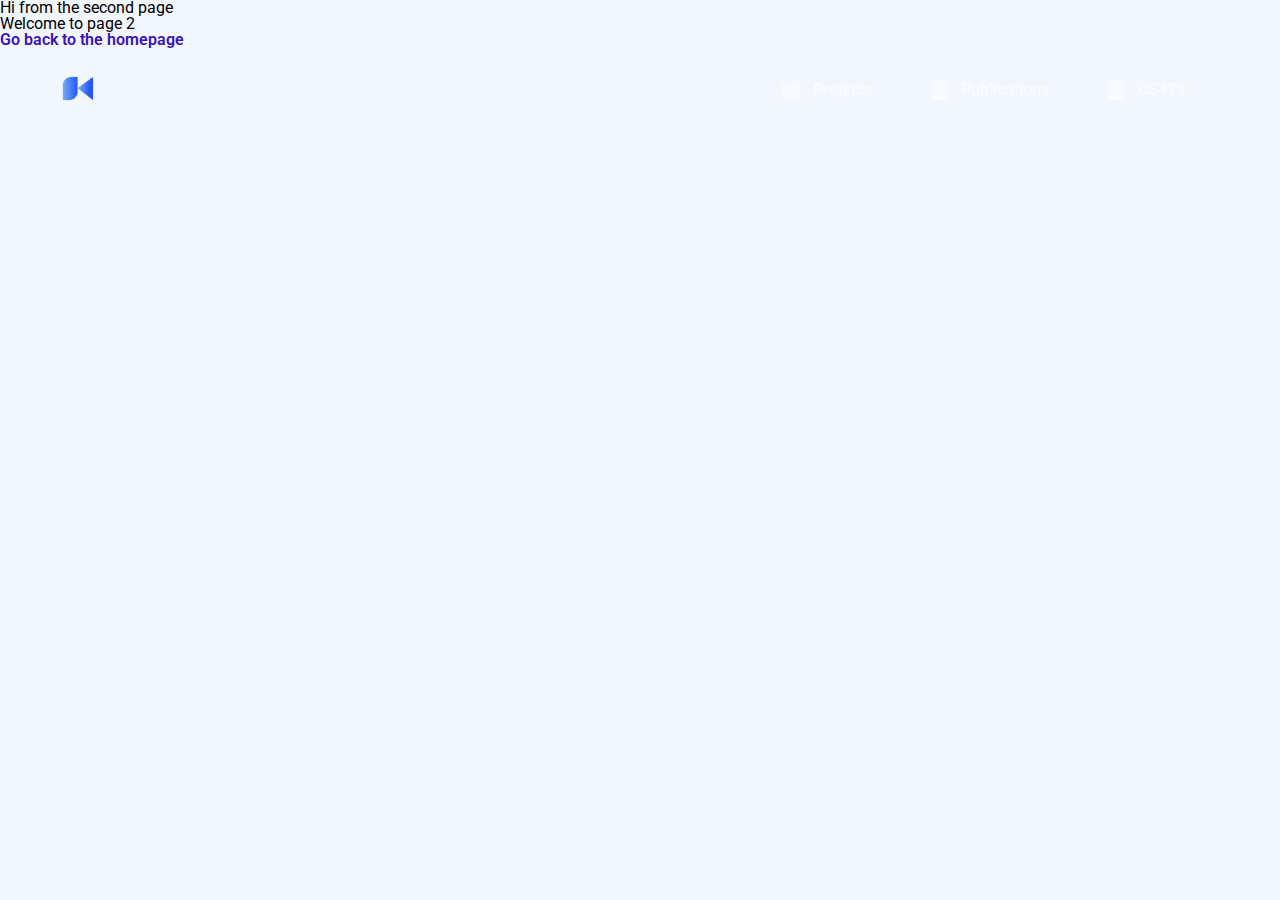
<file: page-2/index.html>
<!DOCTYPE html><html lang="en"><head><meta charSet="utf-8"/><meta http-equiv="x-ua-compatible" content="ie=edge"/><meta name="viewport" content="width=device-width, initial-scale=1, shrink-to-fit=no"/><meta name="generator" content="Gatsby 4.23.0"/><meta data-react-helmet="true" name="description" content=""/><meta data-react-helmet="true" property="og:title" content="Page two"/><meta data-react-helmet="true" property="og:description" content=""/><meta data-react-helmet="true" property="og:type" content="website"/><meta data-react-helmet="true" name="twitter:card" content="summary"/><meta data-react-helmet="true" name="twitter:creator" content="@gatsbyjs"/><meta data-react-helmet="true" name="twitter:title" content="Page two"/><meta data-react-helmet="true" name="twitter:description" content=""/><style data-href="/styles.3c15c040b20a77f8cac2.css" data-identity="gatsby-global-css">@import url(https://fonts.googleapis.com/css?family=Open+Sans);@import url(https://fonts.googleapis.com/css2?family=Roboto:wght@400;700&display=swap);a,abbr,acronym,address,applet,article,aside,audio,b,big,blockquote,body,canvas,caption,center,cite,code,dd,del,details,dfn,div,dl,dt,em,embed,fieldset,figcaption,figure,footer,form,h1,h2,h3,h4,h5,h6,header,hgroup,html,i,iframe,img,ins,kbd,label,legend,li,mark,menu,nav,object,ol,output,p,pre,q,ruby,s,samp,section,small,span,strike,strong,sub,summary,sup,table,tbody,td,tfoot,th,thead,time,tr,tt,u,ul,var,video{border:0;box-sizing:border-box;font-size:100%;font:inherit;margin:0;padding:0;vertical-align:baseline}article,aside,details,figcaption,figure,footer,header,hgroup,menu,nav,section{display:block}body{-webkit-font-smoothing:antialiased;-moz-osx-font-smoothing:grayscale;font-family:-apple-system,BlinkMacSystemFont,Segoe UI,Roboto,Oxygen,Ubuntu,Cantarell,Open Sans,Helvetica Neue,sans-serif;font-size:16px;line-height:1}ol,ul{list-style:none}blockquote,q{quotes:none}blockquote:after,blockquote:before,q:after,q:before{content:"";content:none}table{border-collapse:collapse;border-spacing:0}a{color:#3913b8;font-weight:600;text-decoration:none}.Hero{background-image:url(/images/waves/Waves.svg);background-position:50%;background-repeat:no-repeat;background-size:cover;height:58.4375rem;width:100%}.Hero h1{-webkit-animation:HeroAnimation 3s cubic-bezier(.2,.8,.2,1) .1s forwards;animation:HeroAnimation 3s cubic-bezier(.2,.8,.2,1) .1s forwards;color:#fff;font-size:60px;line-height:1.2;margin:0;opacity:0}.Hero p{-webkit-animation:HeroAnimation 3s cubic-bezier(.2,.8,.2,1) .2s forwards;animation:HeroAnimation 3s cubic-bezier(.2,.8,.2,1) .2s forwards;color:#96deff;font-size:30px;line-height:1.5;opacity:0}.Hero a{background:rgba(0,0,0,.7);border:1px solid hsla(0,0%,100%,.25);border-radius:20px;color:#fff;font-size:17px;font-weight:600;padding:9px 20px;text-transform:uppercase;transition:.8s cubic-bezier(.2,.8,.2,1)}.Hero a:hover{background:#fff;color:#000}.Hero svg{bottom:0;left:0;position:absolute}.HeroGroup{margin:0 auto;padding-top:9.375rem;position:relative;text-align:center}.HeroGroup .Logos{grid-gap:1.875rem;display:grid;grid-template-columns:repeat(10,1fr);justify-items:center;margin:0 auto;transition:.8s cubic-bezier(.2,.8,.2,1);width:60%}.Logos:hover .Logo{-webkit-filter:blur(5px);filter:blur(5px)}.Logos .Logo{transition:.8s cubic-bezier(.2,.8,.2,1)}.Logos .Logo:hover{-webkit-filter:blur(0);filter:blur(0);-webkit-transform:scale(1.6);transform:scale(1.6)}.HeroGroup .Wave{margin-top:20rem;position:absolute;width:100%}@media (max-width:1150px){.HeroGroup .Logos{grid-gap:1.5rem;grid-template-columns:repeat(5,1fr)}.Hero{margin-top:-12rem}.HeroGroup .Wave{top:15rem}.Logo{z-index:1}}@-webkit-keyframes HeroAnimation{0%{opacity:0;-webkit-transform:translateY(20px);transform:translateY(20px)}to{opacity:1;-webkit-transform:translateY(0);transform:translateY(0)}}@keyframes HeroAnimation{0%{opacity:0;-webkit-transform:translateY(20px);transform:translateY(20px)}to{opacity:1;-webkit-transform:translateY(0);transform:translateY(0)}}.Project{background-image:linear-gradient(180deg,#dae4fa,#fff);margin-top:-28.5rem;position:relative;width:100%}.Cards h2{-webkit-text-fill-color:transparent;background:linear-gradient(104deg,#050a27,#4a548c);background-clip:text;-webkit-background-clip:text;font-size:60px;font-weight:700;line-height:1.1;margin:0 20px;text-align:center}.CardGroup{grid-gap:1.4rem;display:grid;grid-template-columns:repeat(auto-fit,minmax(250px,1fr));justify-content:center;justify-items:center;margin:40px 25px 0;padding:0 0 220px}.PublicationWave{background-image:url(/images/waves/Waves2.svg);background-position:50%;background-repeat:no-repeat;background-size:cover;height:33.75rem;margin-top:-8rem}.PublicationGroup,.PublicationWave,.Publications{position:relative;width:100%}</style><title data-react-helmet="true">Page two | Saksham Khatod</title><style data-styled="" data-styled-version="5.3.5">body{background-color:#f2f6ff;}/*!sc*/
@media (prefers-colors-scheme:dark){body{background:#1F1F47;}}/*!sc*/
data-styled.g1[id="sc-global-aPBgX1"]{content:"sc-global-aPBgX1,"}/*!sc*/
.kTrCgD{color:rgba(255,255,255,0.7);display:grid;grid-template-columns:24px auto;gap:10px;-webkit-align-items:center;-webkit-box-align:center;-ms-flex-align:center;align-items:center;padding:10px;-webkit-transition:0.5s ease-out;transition:0.5s ease-out;border-radius:10px;}/*!sc*/
.kTrCgD:hover{background:rgba(255,255,255,0.1);box-shadow:0px 10px 20px rgba(0,0,0,0.1),inset 0px 0px 0px 0.5px rgba(255,255,255,0.2);}/*!sc*/
data-styled.g3[id="MenuButton__MenuItem-sc-5o1enu-0"]{content:"kTrCgD,"}/*!sc*/
.ktyIHi{background:rgba(15,14,71,0.3);box-shadow:0px 50px 100px rgba(0,0,0,0.25),inset 0px 0px 0px 0.5px rgba(255,255,255,0.2);-webkit-backdrop-filter:blur(40px);backdrop-filter:blur(40px);border-radius:20px;padding:20px;position:absolute;top:60px;right:30px;opacity:0;z-index:1;display:grid;grid-template-columns:150px;-webkit-transition:0.3s ease-in-out;transition:0.3s ease-in-out;visibility:hidden;-webkit-transform:skewY(-5deg) rotate(5deg) translateY(-30px);-ms-transform:skewY(-5deg) rotate(5deg) translateY(-30px);transform:skewY(-5deg) rotate(5deg) translateY(-30px);}/*!sc*/
@media(max-width:640px){.ktyIHi{visibility:hidden;}}/*!sc*/
data-styled.g4[id="MenuTooltip__Wrapper-sc-1ko4m0a-0"]{content:"ktyIHi,"}/*!sc*/
.hcJjgi{position:absolute;top:60px;display:grid;grid-template-columns:44px auto;width:100%;-webkit-box-pack:justify;-webkit-justify-content:space-between;-ms-flex-pack:justify;justify-content:space-between;padding:0 50px;-webkit-align-items:center;-webkit-box-align:center;-ms-flex-align:center;align-items:center;}/*!sc*/
data-styled.g5[id="Header__Wrapper-sc-leoys2-0"]{content:"hcJjgi,"}/*!sc*/
.kayHUw{display:grid;gap:35px;grid-template-columns:repeat(4,auto);}/*!sc*/
data-styled.g6[id="Header__MenuWrapper-sc-leoys2-1"]{content:"kayHUw,"}/*!sc*/
</style></head><body><div id="___gatsby"><div style="outline:none" tabindex="-1" id="gatsby-focus-wrapper"><div class="Header__Wrapper-sc-leoys2-0 hcJjgi"><a href="/"><img src="/images/logos/logo.png" width="55px"/></a><div class="Header__MenuWrapper-sc-leoys2-1 kayHUw"><a href="/#Projects"><a href="/#Projects"><div class="MenuButton__MenuItem-sc-5o1enu-0 kTrCgD"><img src="/images/icons/courses.svg"/>Projects</div></a></a><a href="/#Publications"><a href="/#Publications"><div class="MenuButton__MenuItem-sc-5o1enu-0 kTrCgD"><img src="/images/icons/book.svg"/>Publications</div></a></a><a href="/CS428"><a href="/CS428"><div class="MenuButton__MenuItem-sc-5o1enu-0 kTrCgD"><img src="/images/icons/book.svg"/>CS428</div></a></a></div><div class="MenuTooltip__Wrapper-sc-1ko4m0a-0 ktyIHi"><a href="/#Projects"><div class="MenuButton__MenuItem-sc-5o1enu-0 kTrCgD"><img src="/images/icons/courses.svg"/>Projects</div></a><a href="/#Publications"><div class="MenuButton__MenuItem-sc-5o1enu-0 kTrCgD"><img src="/images/icons/book.svg"/>Publications</div></a><a href="/CS428"><div class="MenuButton__MenuItem-sc-5o1enu-0 kTrCgD"><img src="/images/icons/book.svg"/>CS428</div></a></div></div><main><h1>Hi from the second page</h1><p>Welcome to page 2</p><a href="/">Go back to the homepage</a></main></div><div id="gatsby-announcer" style="position:absolute;top:0;width:1px;height:1px;padding:0;overflow:hidden;clip:rect(0, 0, 0, 0);white-space:nowrap;border:0" aria-live="assertive" aria-atomic="true"></div></div><script id="gatsby-script-loader">/*<![CDATA[*/window.pagePath="/page-2/";window.___webpackCompilationHash="0630d2f64097e9a7bc0f";/*]]>*/</script><script id="gatsby-chunk-mapping">/*<![CDATA[*/window.___chunkMapping={"polyfill":["/polyfill-c9fa82aa5b1f9c65f078.js"],"app":["/app-6b22fc101a3fa716975f.js"],"component---src-pages-404-js":["/component---src-pages-404-js-4ffa3f633ff6e3e2c69a.js"],"component---src-pages-cs-428-js":["/component---src-pages-cs-428-js-4b1945f662cd69196c67.js"],"component---src-pages-index-js":["/component---src-pages-index-js-040adaa870a44da7ba6b.js"],"component---src-pages-page-2-js":["/component---src-pages-page-2-js-e06dfef497d51ec269f0.js"],"component---src-pages-project-1-js":["/component---src-pages-project-1-js-d865e5766579af2475c3.js"],"component---src-pages-project-2-js":["/component---src-pages-project-2-js-66eee125bd3385bd5c62.js"],"component---src-pages-project-3-js":["/component---src-pages-project-3-js-cf3909900fc50cfba2d2.js"]};/*]]>*/</script><script src="/polyfill-c9fa82aa5b1f9c65f078.js" nomodule=""></script><script src="/app-6b22fc101a3fa716975f.js" async=""></script><script src="/framework-5189f82b8121e984b9b3.js" async=""></script><script src="/webpack-runtime-cc91595d39540202063e.js" async=""></script></body></html>
</file>
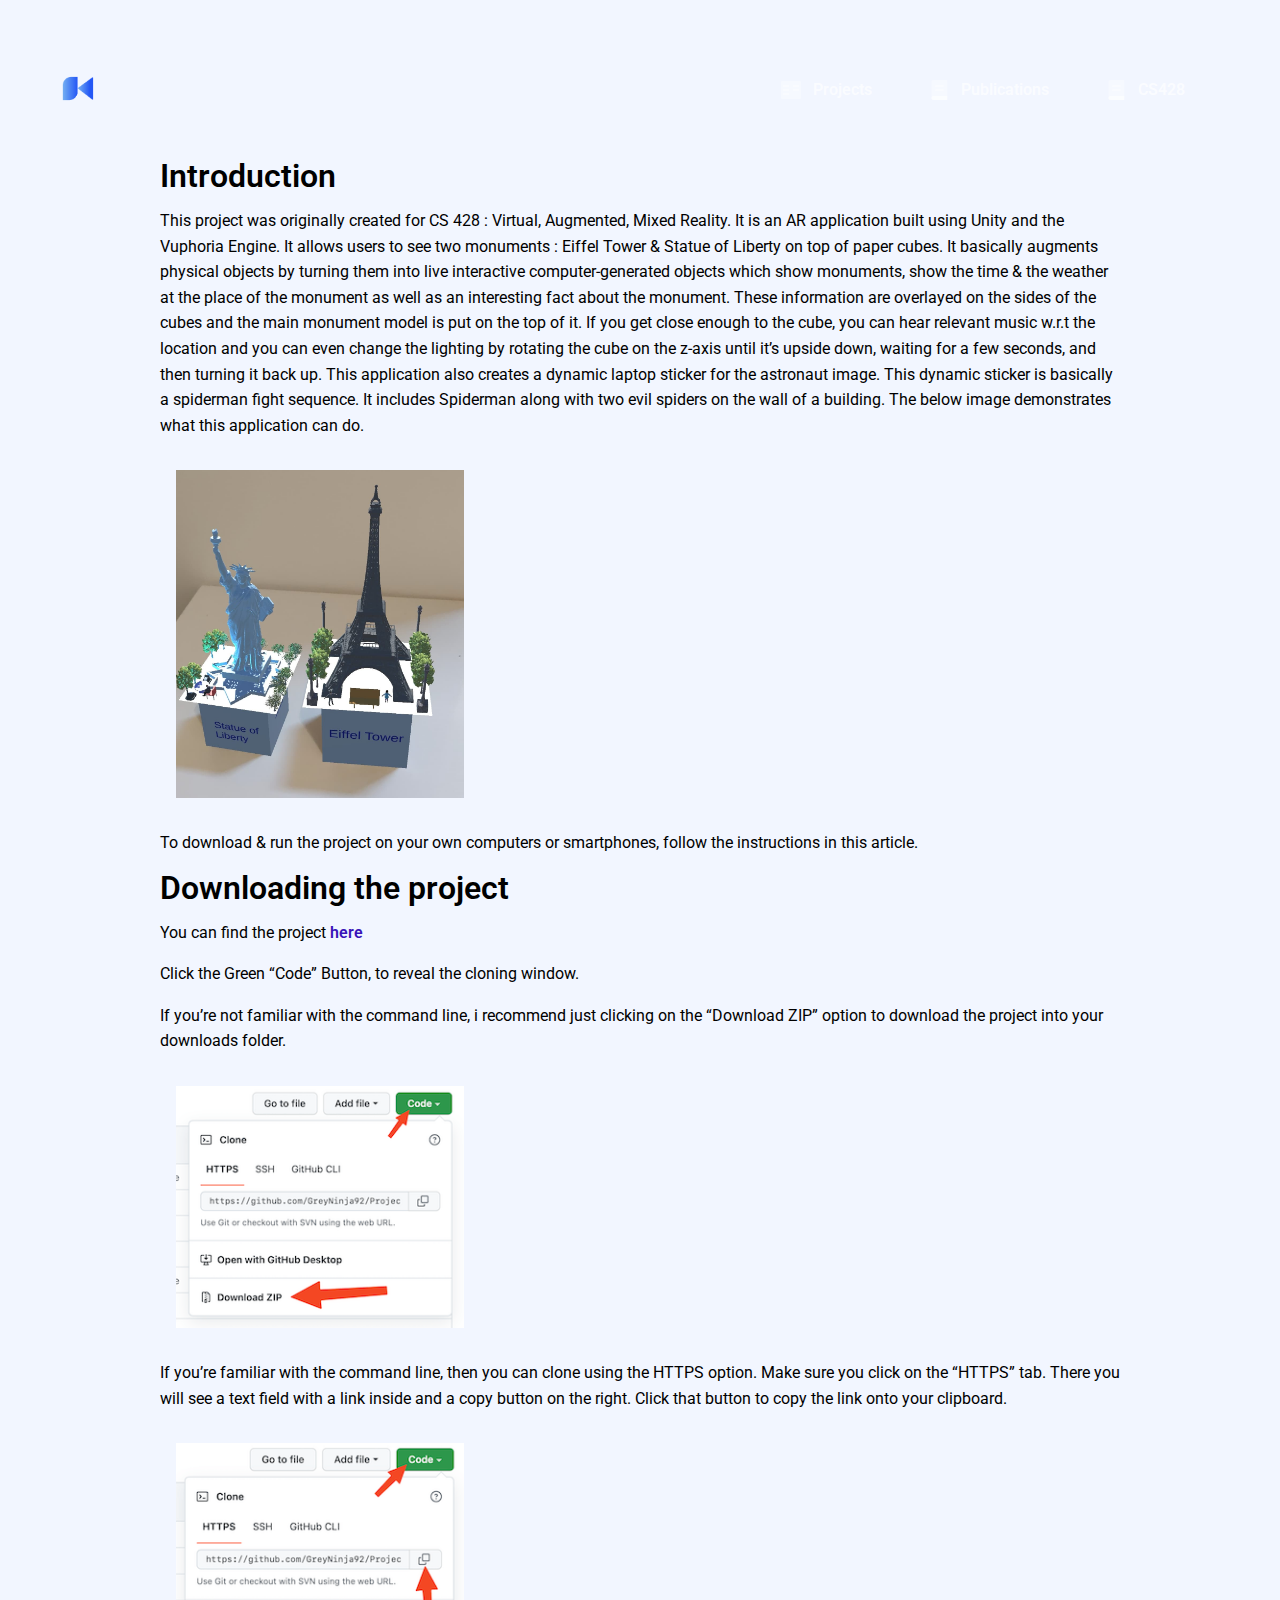
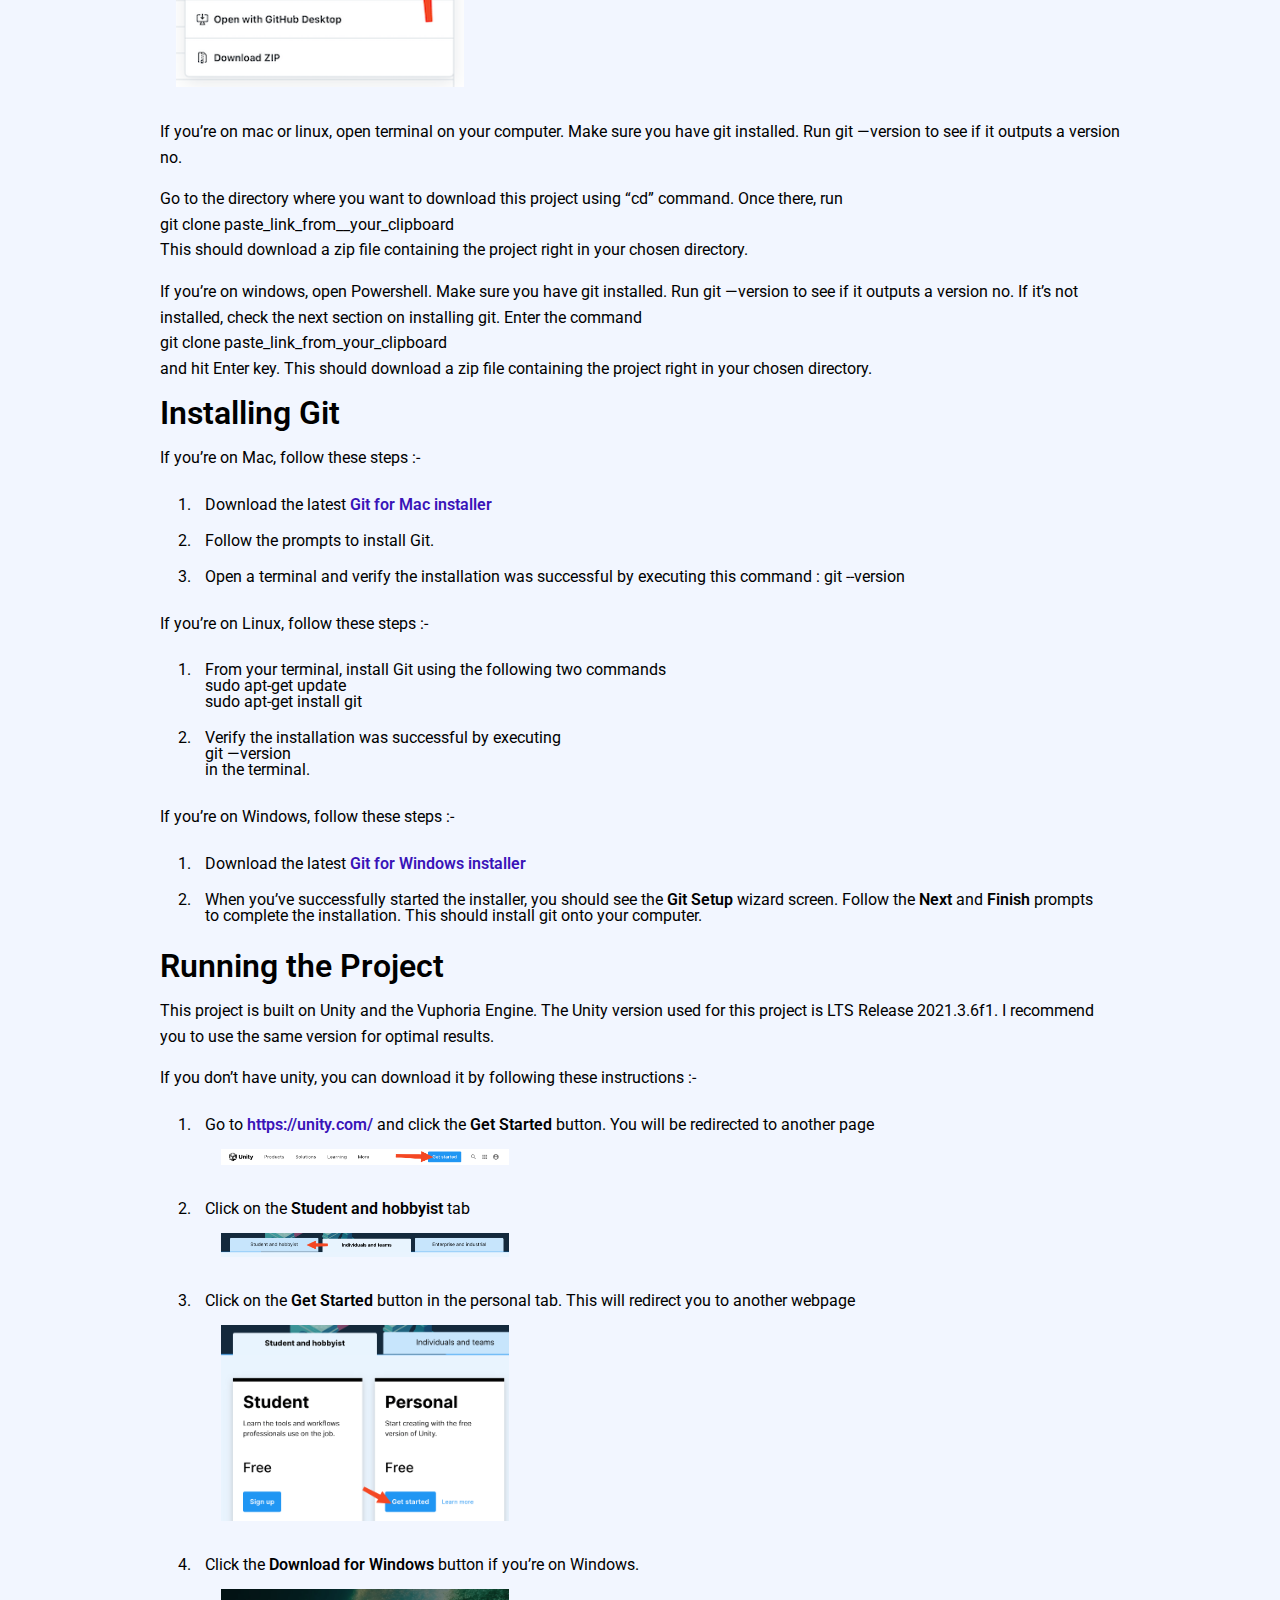
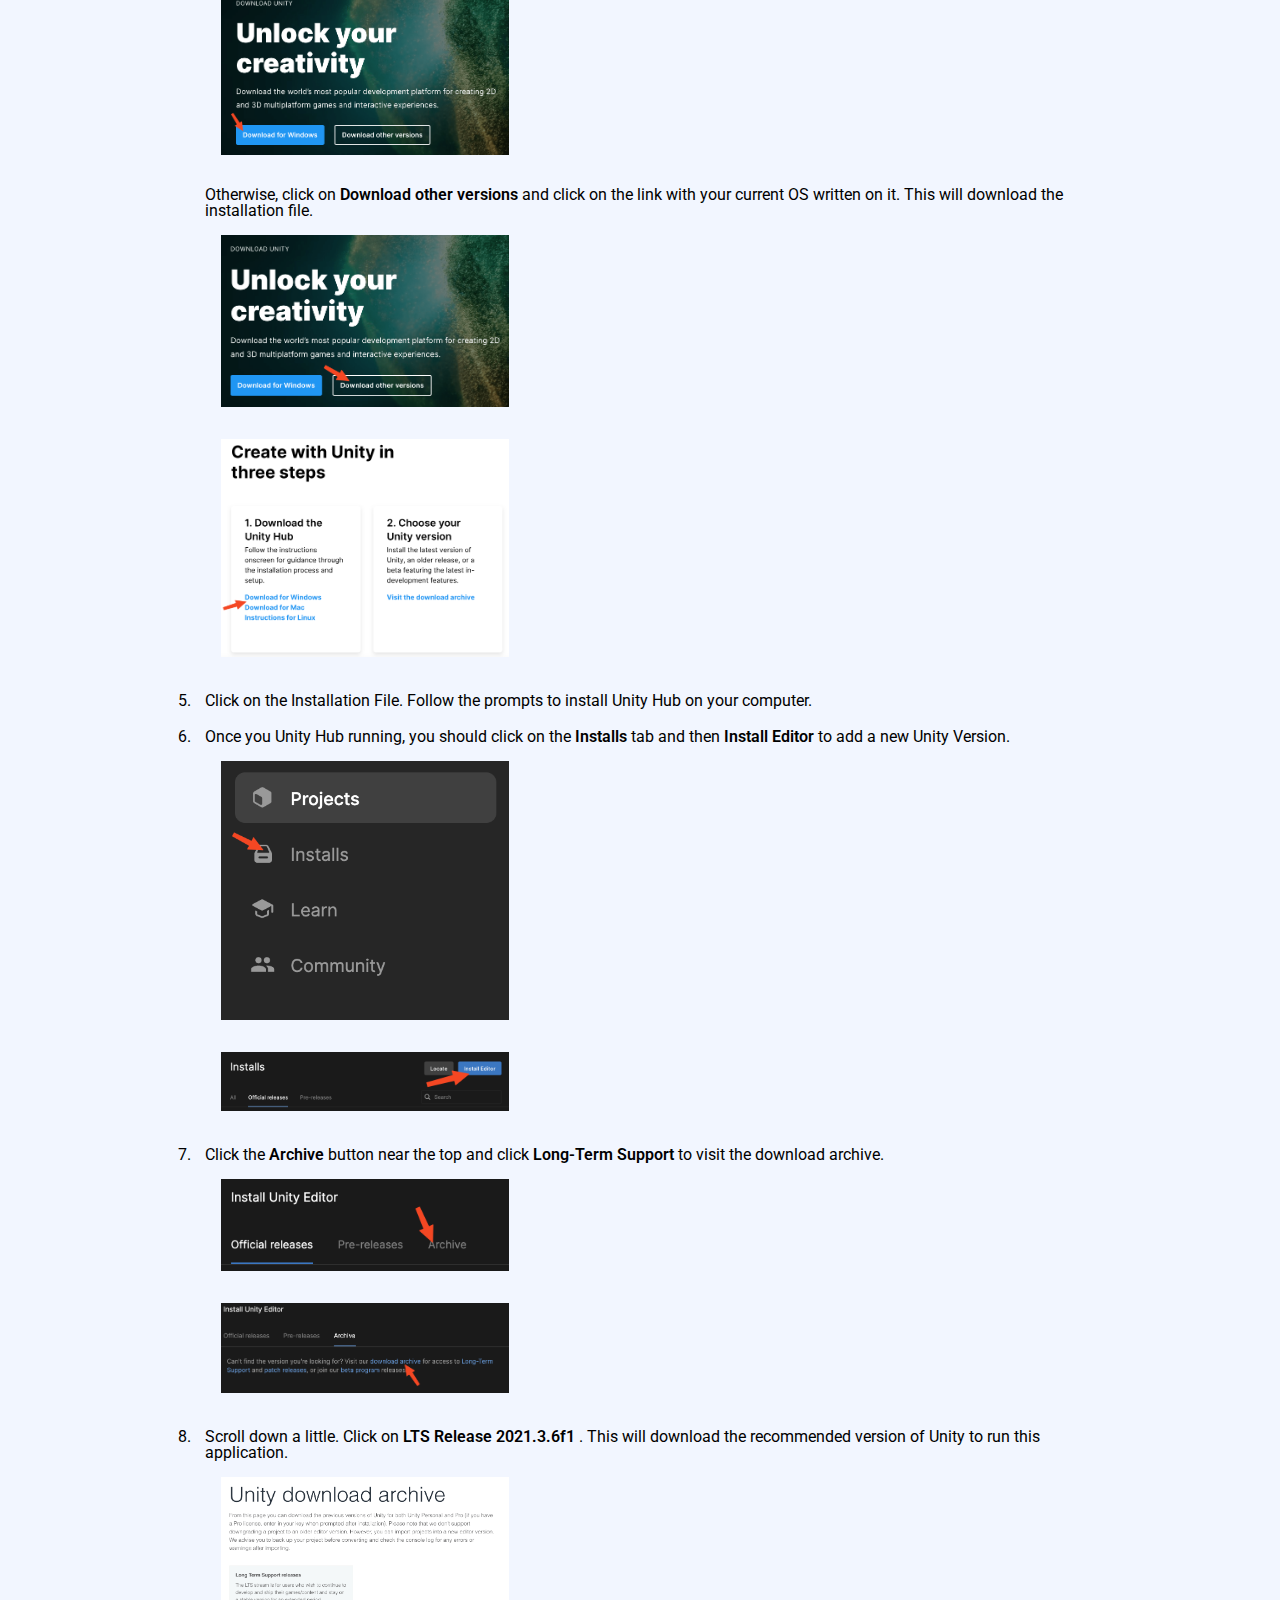
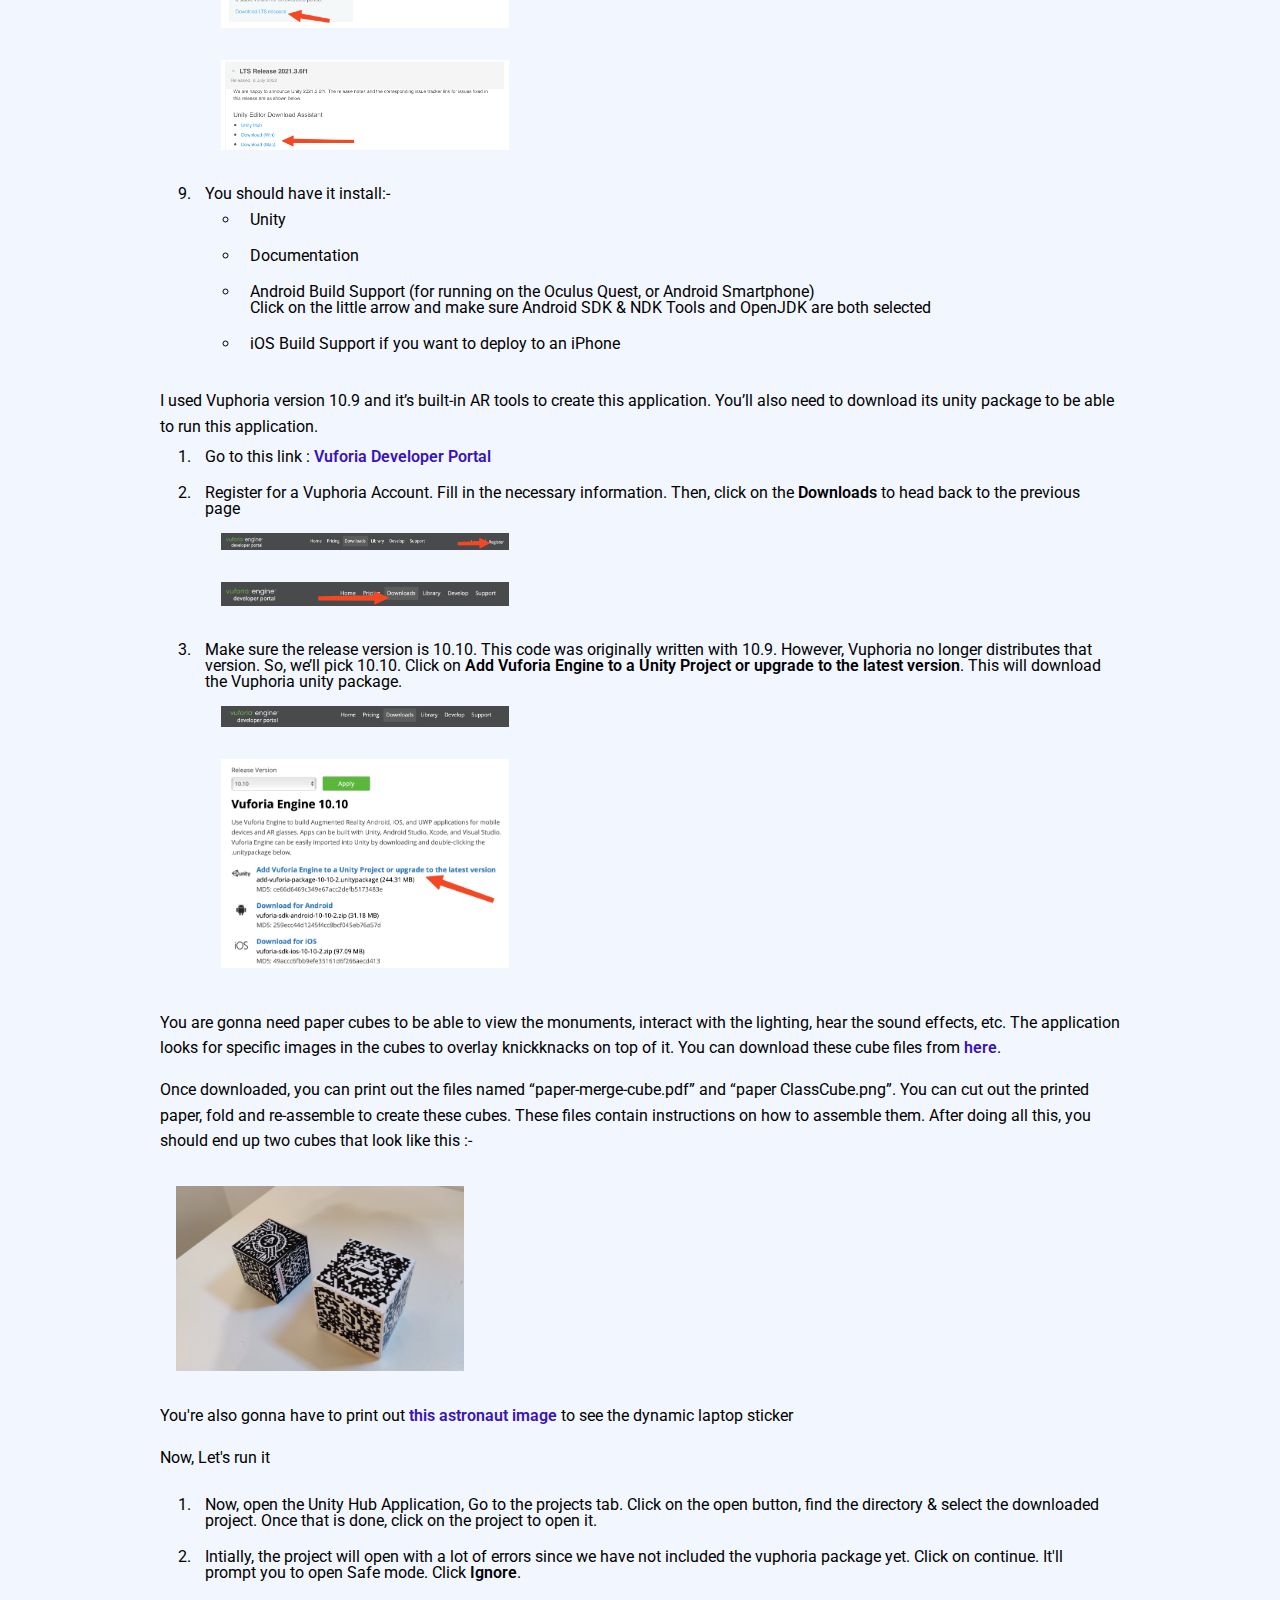
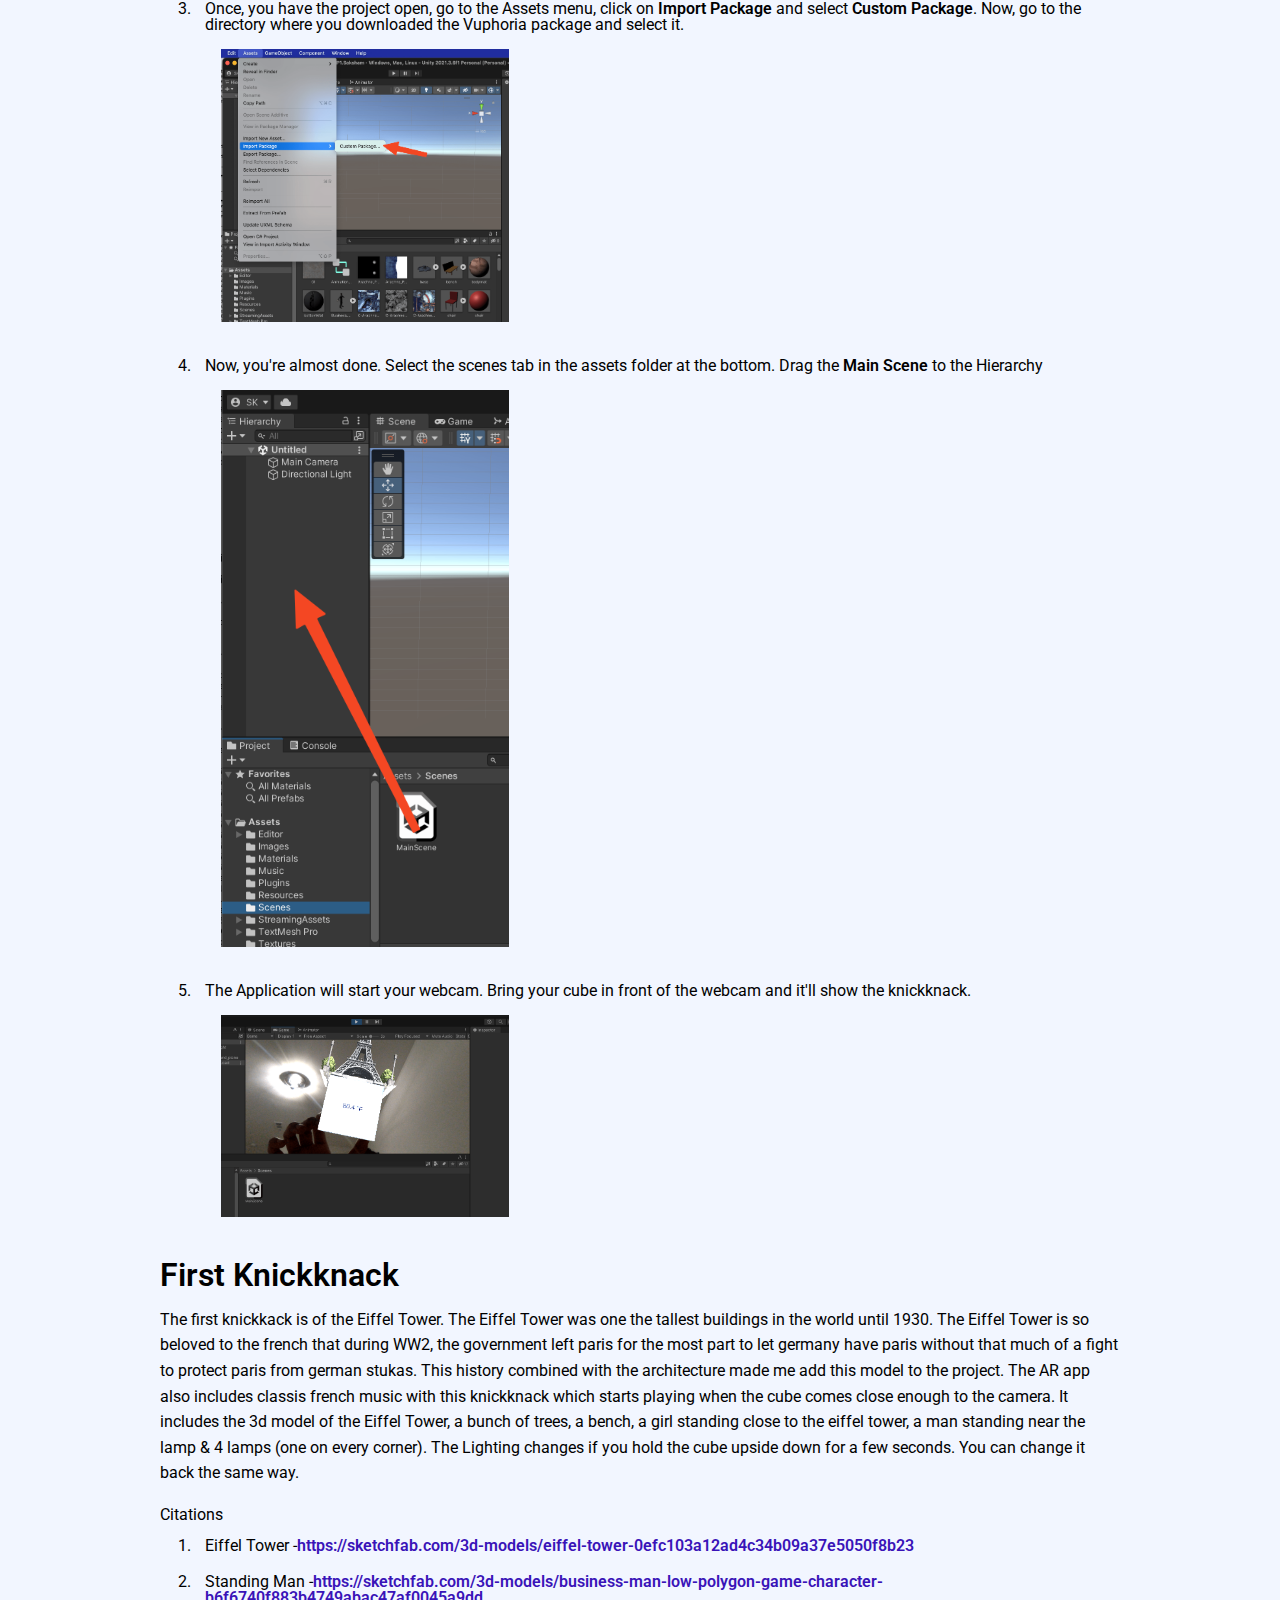
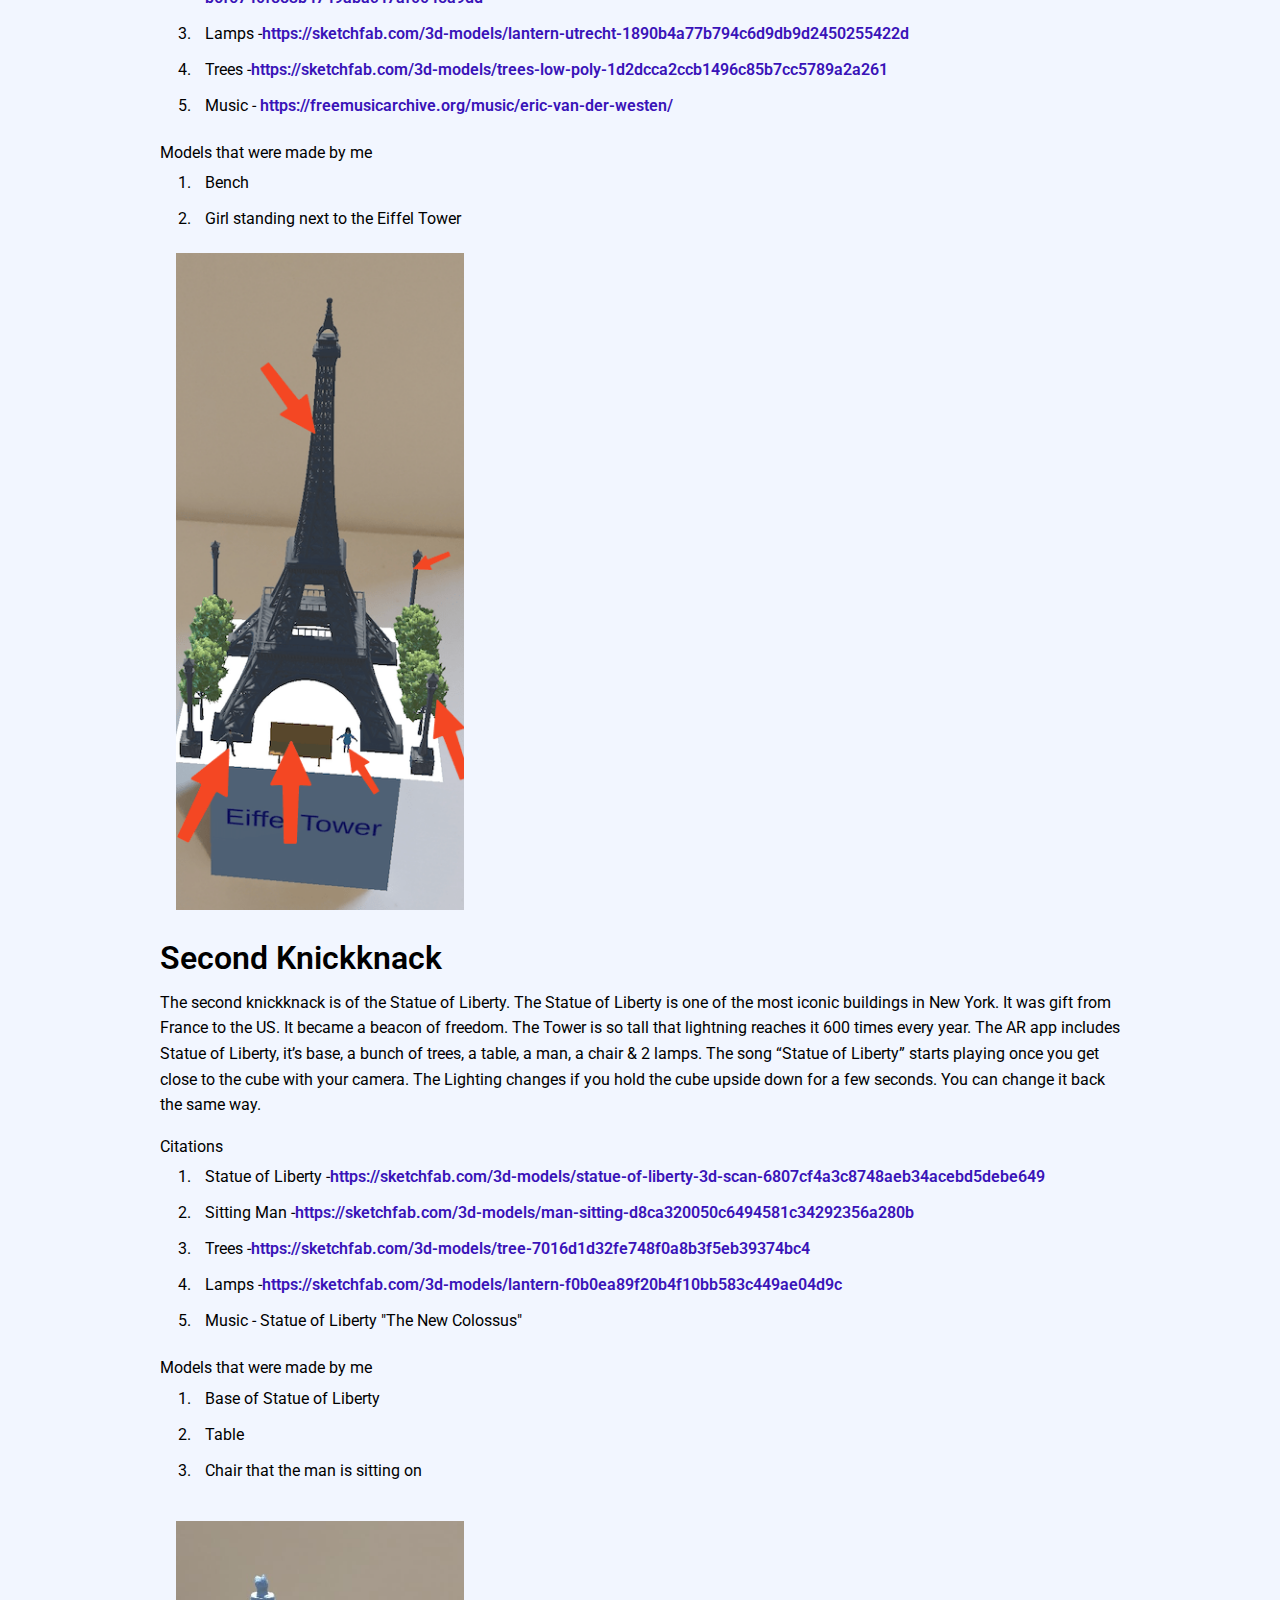
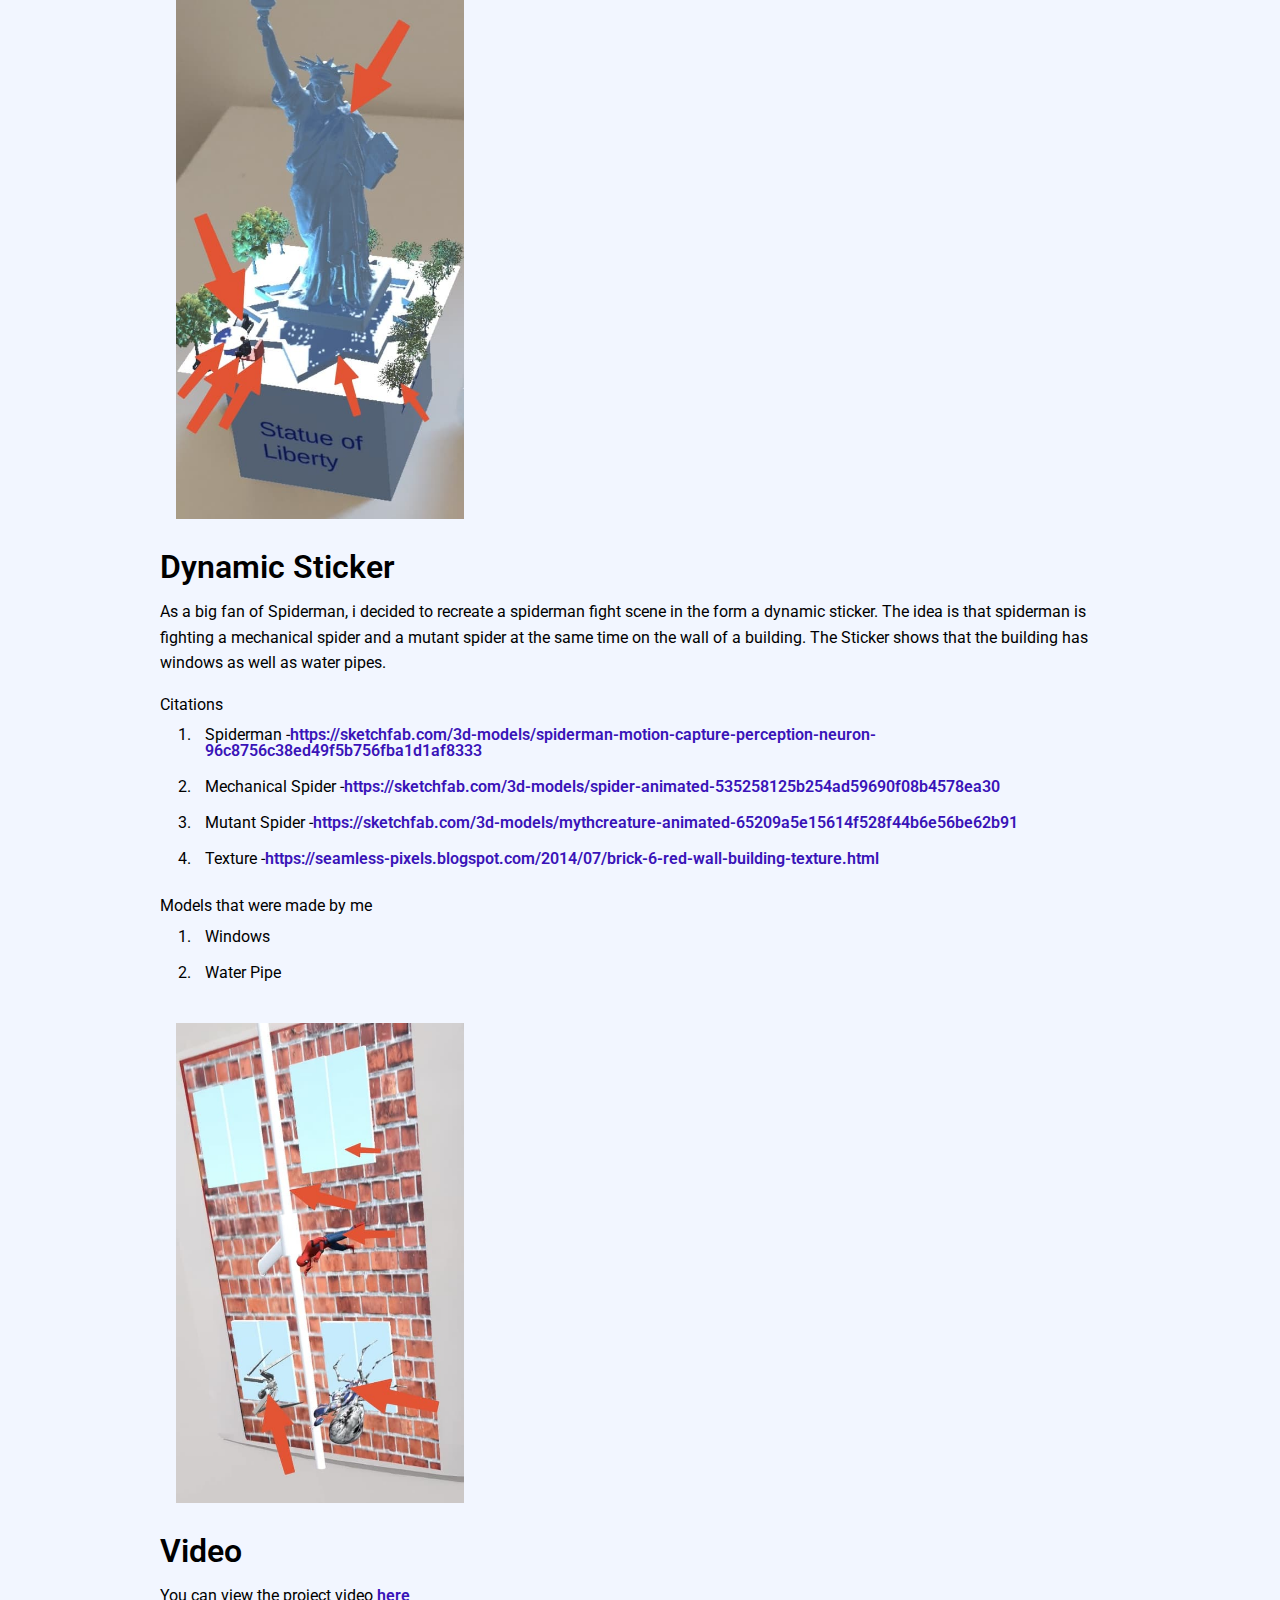
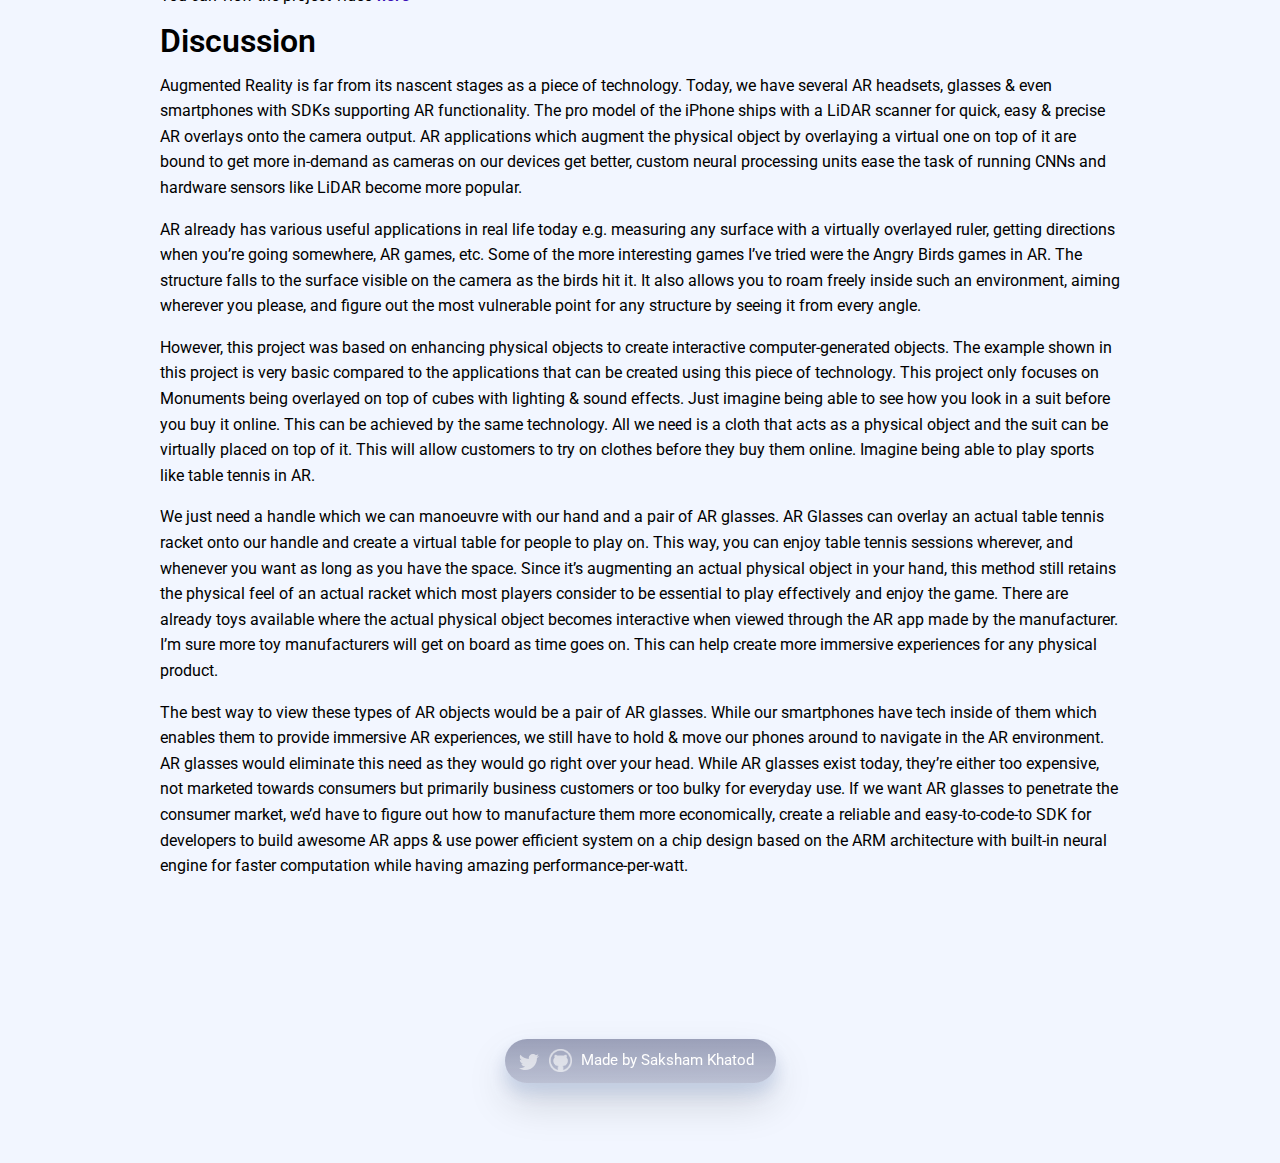
<file: project1/index.html>
<!DOCTYPE html><html lang="en"><head><meta charSet="utf-8"/><meta http-equiv="x-ua-compatible" content="ie=edge"/><meta name="viewport" content="width=device-width, initial-scale=1, shrink-to-fit=no"/><meta name="generator" content="Gatsby 4.23.0"/><meta data-react-helmet="true" name="description" content=""/><meta data-react-helmet="true" property="og:title" content="Project 1 | CS 428"/><meta data-react-helmet="true" property="og:description" content=""/><meta data-react-helmet="true" property="og:type" content="website"/><meta data-react-helmet="true" name="twitter:card" content="summary"/><meta data-react-helmet="true" name="twitter:creator" content="@gatsbyjs"/><meta data-react-helmet="true" name="twitter:title" content="Project 1 | CS 428"/><meta data-react-helmet="true" name="twitter:description" content=""/><style data-href="/styles.3c15c040b20a77f8cac2.css" data-identity="gatsby-global-css">@import url(https://fonts.googleapis.com/css?family=Open+Sans);@import url(https://fonts.googleapis.com/css2?family=Roboto:wght@400;700&display=swap);a,abbr,acronym,address,applet,article,aside,audio,b,big,blockquote,body,canvas,caption,center,cite,code,dd,del,details,dfn,div,dl,dt,em,embed,fieldset,figcaption,figure,footer,form,h1,h2,h3,h4,h5,h6,header,hgroup,html,i,iframe,img,ins,kbd,label,legend,li,mark,menu,nav,object,ol,output,p,pre,q,ruby,s,samp,section,small,span,strike,strong,sub,summary,sup,table,tbody,td,tfoot,th,thead,time,tr,tt,u,ul,var,video{border:0;box-sizing:border-box;font-size:100%;font:inherit;margin:0;padding:0;vertical-align:baseline}article,aside,details,figcaption,figure,footer,header,hgroup,menu,nav,section{display:block}body{-webkit-font-smoothing:antialiased;-moz-osx-font-smoothing:grayscale;font-family:-apple-system,BlinkMacSystemFont,Segoe UI,Roboto,Oxygen,Ubuntu,Cantarell,Open Sans,Helvetica Neue,sans-serif;font-size:16px;line-height:1}ol,ul{list-style:none}blockquote,q{quotes:none}blockquote:after,blockquote:before,q:after,q:before{content:"";content:none}table{border-collapse:collapse;border-spacing:0}a{color:#3913b8;font-weight:600;text-decoration:none}.Hero{background-image:url(/images/waves/Waves.svg);background-position:50%;background-repeat:no-repeat;background-size:cover;height:58.4375rem;width:100%}.Hero h1{-webkit-animation:HeroAnimation 3s cubic-bezier(.2,.8,.2,1) .1s forwards;animation:HeroAnimation 3s cubic-bezier(.2,.8,.2,1) .1s forwards;color:#fff;font-size:60px;line-height:1.2;margin:0;opacity:0}.Hero p{-webkit-animation:HeroAnimation 3s cubic-bezier(.2,.8,.2,1) .2s forwards;animation:HeroAnimation 3s cubic-bezier(.2,.8,.2,1) .2s forwards;color:#96deff;font-size:30px;line-height:1.5;opacity:0}.Hero a{background:rgba(0,0,0,.7);border:1px solid hsla(0,0%,100%,.25);border-radius:20px;color:#fff;font-size:17px;font-weight:600;padding:9px 20px;text-transform:uppercase;transition:.8s cubic-bezier(.2,.8,.2,1)}.Hero a:hover{background:#fff;color:#000}.Hero svg{bottom:0;left:0;position:absolute}.HeroGroup{margin:0 auto;padding-top:9.375rem;position:relative;text-align:center}.HeroGroup .Logos{grid-gap:1.875rem;display:grid;grid-template-columns:repeat(10,1fr);justify-items:center;margin:0 auto;transition:.8s cubic-bezier(.2,.8,.2,1);width:60%}.Logos:hover .Logo{-webkit-filter:blur(5px);filter:blur(5px)}.Logos .Logo{transition:.8s cubic-bezier(.2,.8,.2,1)}.Logos .Logo:hover{-webkit-filter:blur(0);filter:blur(0);-webkit-transform:scale(1.6);transform:scale(1.6)}.HeroGroup .Wave{margin-top:20rem;position:absolute;width:100%}@media (max-width:1150px){.HeroGroup .Logos{grid-gap:1.5rem;grid-template-columns:repeat(5,1fr)}.Hero{margin-top:-12rem}.HeroGroup .Wave{top:15rem}.Logo{z-index:1}}@-webkit-keyframes HeroAnimation{0%{opacity:0;-webkit-transform:translateY(20px);transform:translateY(20px)}to{opacity:1;-webkit-transform:translateY(0);transform:translateY(0)}}@keyframes HeroAnimation{0%{opacity:0;-webkit-transform:translateY(20px);transform:translateY(20px)}to{opacity:1;-webkit-transform:translateY(0);transform:translateY(0)}}.Project{background-image:linear-gradient(180deg,#dae4fa,#fff);margin-top:-28.5rem;position:relative;width:100%}.Cards h2{-webkit-text-fill-color:transparent;background:linear-gradient(104deg,#050a27,#4a548c);background-clip:text;-webkit-background-clip:text;font-size:60px;font-weight:700;line-height:1.1;margin:0 20px;text-align:center}.CardGroup{grid-gap:1.4rem;display:grid;grid-template-columns:repeat(auto-fit,minmax(250px,1fr));justify-content:center;justify-items:center;margin:40px 25px 0;padding:0 0 220px}.PublicationWave{background-image:url(/images/waves/Waves2.svg);background-position:50%;background-repeat:no-repeat;background-size:cover;height:33.75rem;margin-top:-8rem}.PublicationGroup,.PublicationWave,.Publications{position:relative;width:100%}</style><title data-react-helmet="true">Project 1 | CS 428 | Saksham Khatod</title><style data-styled="" data-styled-version="5.3.5">body{background-color:#f2f6ff;}/*!sc*/
@media (prefers-colors-scheme:dark){body{background:#1F1F47;}}/*!sc*/
data-styled.g1[id="sc-global-aPBgX1"]{content:"sc-global-aPBgX1,"}/*!sc*/
.kTrCgD{color:rgba(255,255,255,0.7);display:grid;grid-template-columns:24px auto;gap:10px;-webkit-align-items:center;-webkit-box-align:center;-ms-flex-align:center;align-items:center;padding:10px;-webkit-transition:0.5s ease-out;transition:0.5s ease-out;border-radius:10px;}/*!sc*/
.kTrCgD:hover{background:rgba(255,255,255,0.1);box-shadow:0px 10px 20px rgba(0,0,0,0.1),inset 0px 0px 0px 0.5px rgba(255,255,255,0.2);}/*!sc*/
data-styled.g3[id="MenuButton__MenuItem-sc-5o1enu-0"]{content:"kTrCgD,"}/*!sc*/
.ktyIHi{background:rgba(15,14,71,0.3);box-shadow:0px 50px 100px rgba(0,0,0,0.25),inset 0px 0px 0px 0.5px rgba(255,255,255,0.2);-webkit-backdrop-filter:blur(40px);backdrop-filter:blur(40px);border-radius:20px;padding:20px;position:absolute;top:60px;right:30px;opacity:0;z-index:1;display:grid;grid-template-columns:150px;-webkit-transition:0.3s ease-in-out;transition:0.3s ease-in-out;visibility:hidden;-webkit-transform:skewY(-5deg) rotate(5deg) translateY(-30px);-ms-transform:skewY(-5deg) rotate(5deg) translateY(-30px);transform:skewY(-5deg) rotate(5deg) translateY(-30px);}/*!sc*/
@media(max-width:640px){.ktyIHi{visibility:hidden;}}/*!sc*/
data-styled.g4[id="MenuTooltip__Wrapper-sc-1ko4m0a-0"]{content:"ktyIHi,"}/*!sc*/
.hcJjgi{position:absolute;top:60px;display:grid;grid-template-columns:44px auto;width:100%;-webkit-box-pack:justify;-webkit-justify-content:space-between;-ms-flex-pack:justify;justify-content:space-between;padding:0 50px;-webkit-align-items:center;-webkit-box-align:center;-ms-flex-align:center;align-items:center;}/*!sc*/
data-styled.g5[id="Header__Wrapper-sc-leoys2-0"]{content:"hcJjgi,"}/*!sc*/
.kayHUw{display:grid;gap:35px;grid-template-columns:repeat(4,auto);}/*!sc*/
data-styled.g6[id="Header__MenuWrapper-sc-leoys2-1"]{content:"kayHUw,"}/*!sc*/
.ciEVmS{position:absolute;width:100%;padding-bottom:5rem;}/*!sc*/
data-styled.g7[id="Footer__Wrapper-sc-1xqajj9-0"]{content:"ciEVmS,"}/*!sc*/
.gCrPtF{position:relative;text-align:center;margin:0 auto;width:271px;height:44px;background:linear-gradient( 180deg,rgba(24,32,79,0.4) 0%,rgba(24,32,79,0.25) 100% );box-shadow:0px 10px 15px rgba(168,187,222,0.47),0px 20px 40px rgba(0,0,0,0.15);-webkit-backdrop-filter:blur(40px);backdrop-filter:blur(40px);border-radius:30px;}/*!sc*/
data-styled.g8[id="Footer__FooterGroup-sc-1xqajj9-1"]{content:"gCrPtF,"}/*!sc*/
.dMYTcf{position:relative;width:247px;height:24px;left:12px;top:10px;text-align:center;-webkit-align-items:center;-webkit-box-align:center;-ms-flex-align:center;align-items:center;-webkit-box-pack:center;-webkit-justify-content:center;-ms-flex-pack:center;justify-content:center;justify-items:center;}/*!sc*/
.dMYTcf h4{position:absolute;left:64px;top:2.5px;height:19px;font-family:SF Pro Text,Roboto;font-style:normal;font-weight:normal;font-size:15px;line-height:130%;text-align:center;color:#ffffff;}/*!sc*/
data-styled.g9[id="Footer__FooterGrid-sc-1xqajj9-2"]{content:"dMYTcf,"}/*!sc*/
.cwdKEI{position:absolute;width:24px;height:24px;left:0px;top:1px;background-image:url("/images/icons/twitter.svg");}/*!sc*/
data-styled.g10[id="Footer__Twitter-sc-1xqajj9-3"]{content:"cwdKEI,"}/*!sc*/
.epHTMF{position:absolute;top:0.5px;width:23px;height:23px;left:32px;background-image:url("/images/icons/github.png");background-size:cover;}/*!sc*/
data-styled.g11[id="Footer__Github-sc-1xqajj9-4"]{content:"epHTMF,"}/*!sc*/
.jPCEKE{margin:10rem;}/*!sc*/
@media (max-width:1024px){.jPCEKE{margin:8rem;}}/*!sc*/
@media (max-width:480px){.jPCEKE{margin:8rem 1rem 3rem;}}/*!sc*/
data-styled.g16[id="project1__Container-sc-1jmgzt4-0"]{content:"jPCEKE,"}/*!sc*/
.fwuBkN h2{font-weight:600;font-size:2rem;}/*!sc*/
.fwuBkN p{font-weight:400;font-size:1rem;line-height:1.6;}/*!sc*/
.fwuBkN img{width:20rem;padding:1rem;display:block;}/*!sc*/
.fwuBkN ol{list-style-type:numbers;}/*!sc*/
.fwuBkN ol li{padding:10px;margin-left:35px;}/*!sc*/
.fwuBkN ol li > b{font-weight:600;}/*!sc*/
.fwuBkN ul{list-style-type:circle;}/*!sc*/
data-styled.g17[id="project1__Project-sc-1jmgzt4-1"]{content:"fwuBkN,"}/*!sc*/
</style></head><body><div id="___gatsby"><div style="outline:none" tabindex="-1" id="gatsby-focus-wrapper"><div class="Header__Wrapper-sc-leoys2-0 hcJjgi"><a href="/"><img src="/images/logos/logo.png" width="55px"/></a><div class="Header__MenuWrapper-sc-leoys2-1 kayHUw"><a href="/#Projects"><a href="/#Projects"><div class="MenuButton__MenuItem-sc-5o1enu-0 kTrCgD"><img src="/images/icons/courses.svg"/>Projects</div></a></a><a href="/#Publications"><a href="/#Publications"><div class="MenuButton__MenuItem-sc-5o1enu-0 kTrCgD"><img src="/images/icons/book.svg"/>Publications</div></a></a><a href="/CS428"><a href="/CS428"><div class="MenuButton__MenuItem-sc-5o1enu-0 kTrCgD"><img src="/images/icons/book.svg"/>CS428</div></a></a></div><div class="MenuTooltip__Wrapper-sc-1ko4m0a-0 ktyIHi"><a href="/#Projects"><div class="MenuButton__MenuItem-sc-5o1enu-0 kTrCgD"><img src="/images/icons/courses.svg"/>Projects</div></a><a href="/#Publications"><div class="MenuButton__MenuItem-sc-5o1enu-0 kTrCgD"><img src="/images/icons/book.svg"/>Publications</div></a><a href="/CS428"><div class="MenuButton__MenuItem-sc-5o1enu-0 kTrCgD"><img src="/images/icons/book.svg"/>CS428</div></a></div></div><main><div class="project1__Container-sc-1jmgzt4-0 jPCEKE"><a id="Publications"></a><div class="project1__Project-sc-1jmgzt4-1 fwuBkN"><h2>Introduction</h2><br/><p>This project was originally created for CS 428 : Virtual, Augmented, Mixed Reality. It is an AR application built using Unity and the Vuphoria Engine. It allows users to see two monuments : Eiffel Tower &amp; Statue of Liberty on top of paper cubes. It basically augments physical objects by turning them into live interactive computer-generated objects which show monuments, show the time &amp; the weather at the place of the monument as well as an interesting fact about the monument. These information are overlayed on the sides of the cubes and the main monument model is put on the top of it. If you get close enough to the cube, you can hear relevant music w.r.t the location and you can even change the lighting by rotating the cube on the z-axis until it’s upside down, waiting for a few seconds, and then turning it back up. This application also creates a dynamic laptop sticker for the astronaut image. This dynamic sticker is basically a spiderman fight sequence. It includes Spiderman along with two evil spiders on the wall of a building. The below image demonstrates what this application can do.</p><br/><img src="/images/projects/app_running.jpg"/><br/><p>To download &amp; run the project on your own computers or smartphones, follow the instructions in this article.</p><br/><h2>Downloading the project</h2><br/><p>You can find the project<!-- --> <a href="https://github.com/GreyNinja92/Project-428.P1.Saksham">here</a></p><br/><p>Click the Green “Code” Button, to reveal the cloning window.</p><br/><p>If you’re not familiar with the command line, i recommend just clicking on the “Download ZIP” option to download the project into your downloads folder.</p><br/><img src="/images/projects/download1.png"/><br/><p>If you’re familiar with the command line, then you can clone using the HTTPS option. Make sure you click on the “HTTPS” tab. There you will see a text field with a link inside and a copy button on the right. Click that button to copy the link onto your clipboard.</p><br/><img src="/images/projects/download2.png"/><br/><p>If you’re on mac or linux, open terminal on your computer. Make sure you have git installed. Run git —version to see if it outputs a version no.</p><br/><p>Go to the directory where you want to download this project using “cd” command. Once there, run <br/>git clone paste_link_from__your_clipboard<br/>This should download a zip file containing the project right in your chosen directory.</p><br/><p>If you’re on windows, open Powershell. Make sure you have git installed. Run git —version to see if it outputs a version no. If it’s not installed, check the next section on installing git. Enter the command <br/>git clone paste_link_from_your_clipboard<br/> and hit Enter key. This should download a zip file containing the project right in your chosen directory.</p><br/><h2>Installing Git</h2><br/><p>If you’re on Mac, follow these steps :- </p><br/><ol><li>Download the latest<!-- --> <a href="https://sourceforge.net/projects/git-osx-installer/files/">Git for Mac installer</a></li><li>Follow the prompts to install Git.</li><li>Open a terminal and verify the installation was successful by executing this command : git --version</li></ol><br/><p>If you’re on Linux, follow these steps :- </p><br/><ol><li> <!-- -->From your terminal, install Git using the following two commands<br/>sudo apt-get update<br/>sudo apt-get install git</li><li>Verify the installation was successful by executing <br/>git —version<br/> in the terminal.</li></ol><br/><p>If you’re on Windows, follow these steps :- </p><br/><ol><li>Download the latest<!-- --> <a href="https://git-for-windows.github.io/">Git for Windows installer</a></li><li>When you’ve successfully started the installer, you should see the<!-- --> <b>Git Setup</b> wizard screen. Follow the <b>Next</b> and<!-- --> <b>Finish</b> prompts to complete the installation. This should install git onto your computer.</li></ol><br/><h2>Running the Project</h2><br/><p>This project is built on Unity and the Vuphoria Engine. The Unity version used for this project is <b>LTS Release 2021.3.6f1</b>. I recommend you to use the same version for optimal results.</p><br/><p>If you don’t have unity, you can download it by following these instructions :-<!-- --> </p><br/><ol><li>Go to <a href="https://unity.com/">https://unity.com/</a> and click the <b>Get Started</b> button. You will be redirected to another page<br/><img src="/images/projects/unity_1.png"/></li><li>Click on the <b>Student and hobbyist</b> tab<img src="/images/projects/unity_2.png"/></li><li>Click on the <b>Get Started</b> button in the personal tab. This will redirect you to another webpage<img src="/images/projects/unity_3.png"/></li><li>Click the <b>Download for Windows</b> button if you’re on Windows.<img src="/images/projects/unity_4.png"/><br/>Otherwise, click on <b>Download other versions</b> and click on the link with your current OS written on it. This will download the installation file.<img src="/images/projects/unity_5.png"/><img src="/images/projects/unity_6.png"/></li><li>Click on the Installation File. Follow the prompts to install Unity Hub on your computer.</li><li>Once you Unity Hub running, you should click on the<!-- --> <b>Installs</b> tab and then <b>Install Editor</b> to add a new Unity Version.<img src="/images/projects/unity_7.png"/><img src="/images/projects/unity_8.png"/></li><li>Click the <b>Archive</b> button near the top and click<!-- --> <b>Long-Term Support</b> to visit the download archive.<img src="/images/projects/unity_9.png"/><img src="/images/projects/unity_10.png"/></li><li>Scroll down a little. Click on <b>LTS Release 2021.3.6f1</b> . This will download the recommended version of Unity to run this application.<img src="/images/projects/unity_11.png"/><img src="/images/projects/unity_12.png"/></li><li><ul>You should have it install:-<li>Unity</li><li>Documentation</li><li>Android Build Support (for running on the Oculus Quest, or Android Smartphone)<br/>Click on the little arrow and make sure Android SDK &amp; NDK Tools and OpenJDK are both selected</li><li>iOS Build Support if you want to deploy to an iPhone</li></ul></li></ol><br/><p>I used Vuphoria version 10.9 and it’s built-in AR tools to create this application. You’ll also need to download its unity package to be able to run this application.</p><ol><li>Go to this link :<!-- --> <a href="https://developer.vuforia.com/downloads/sdk">Vuforia Developer Portal</a></li><li>Register for a Vuphoria Account. Fill in the necessary information. Then, click on the <b>Downloads</b> to head back to the previous page<img src="/images/projects/vu_1.png"/><img src="/images/projects/vu_2.png"/></li><li>Make sure the release version is 10.10. This code was originally written with 10.9. However, Vuphoria no longer distributes that version. So, we’ll pick 10.10. Click on<!-- --> <b>Add Vuforia Engine to a Unity Project or upgrade to the latest version</b>. This will download the Vuphoria unity package.<img src="/images/projects/vu_3.png"/><img src="/images/projects/vu_4.png"/></li></ol><br/><p>You are gonna need paper cubes to be able to view the monuments, interact with the lighting, hear the sound effects, etc. The application looks for specific images in the cubes to overlay knickknacks on top of it. You can download these cube files from<!-- --> <a href="https://www.evl.uic.edu/aej/428/CubesForVuforia.zip">here</a>.</p><br/><p>Once downloaded, you can print out the files named “paper-merge-cube.pdf” and “paper ClassCube.png”. You can cut out the printed paper, fold and re-assemble to create these cubes. These files contain instructions on how to assemble them. After doing all this, you should end up two cubes that look like this :-<!-- --> </p><br/><img src="/images/projects/cubes.jpg"/><br/><p>You&#x27;re also gonna have to print out<!-- --> <a href="https://library.vuforia.com/sites/default/files/vuforia-library/articles/solution/Magic%20Leap%20Related%20Content/Astronaut-scaled.jpg">this astronaut image</a> <!-- -->to see the dynamic laptop sticker</p><br/><p>Now, Let&#x27;s run it</p><br/><ol><li>Now, open the Unity Hub Application, Go to the projects tab. Click on the open button, find the directory &amp; select the downloaded project. Once that is done, click on the project to open it.</li><li>Intially, the project will open with a lot of errors since we have not included the vuphoria package yet. Click on continue. It&#x27;ll prompt you to open Safe mode. Click <b>Ignore</b>.</li><li>Once, you have the project open, go to the Assets menu, click on<!-- --> <b>Import Package</b> and select <b>Custom Package</b>. Now, go to the directory where you downloaded the Vuphoria package and select it.<img src="/images/projects/run_1.png"/></li><li>Now, you&#x27;re almost done. Select the scenes tab in the assets folder at the bottom. Drag the <b>Main Scene</b> to the Hierarchy<img src="/images/projects/run_2.png"/></li><li>The Application will start your webcam. Bring your cube in front of the webcam and it&#x27;ll show the knickknack.<img src="/images/projects/run_3.png"/></li></ol><br/><h2>First Knickknack</h2><br/><p>The first knickkack is of the Eiffel Tower. The Eiffel Tower was one the tallest buildings in the world until 1930. The Eiffel Tower is so beloved to the french that during WW2, the government left paris for the most part to let germany have paris without that much of a fight to protect paris from german stukas. This history combined with the architecture made me add this model to the project. The AR app also includes classis french music with this knickknack which starts playing when the cube comes close enough to the camera. It includes the 3d model of the Eiffel Tower, a bunch of trees, a bench, a girl standing close to the eiffel tower, a man standing near the lamp &amp; 4 lamps (one on every corner). The Lighting changes if you hold the cube upside down for a few seconds. You can change it back the same way.</p><br/><p>Citations</p><ol><li>Eiffel Tower -<a href="https://sketchfab.com/3d-models/eiffel-tower-0efc103a12ad4c34b09a37e5050f8b23">https://sketchfab.com/3d-models/eiffel-tower-0efc103a12ad4c34b09a37e5050f8b23</a></li><li>Standing Man -<a href="https://sketchfab.com/3d-models/business-man-low-polygon-game-character-b6f6740f883b4749abac47af0045a9dd">https://sketchfab.com/3d-models/business-man-low-polygon-game-character-b6f6740f883b4749abac47af0045a9dd</a></li><li>Lamps -<a href="https://sketchfab.com/3d-models/lantern-utrecht-1890b4a77b794c6d9db9d2450255422d">https://sketchfab.com/3d-models/lantern-utrecht-1890b4a77b794c6d9db9d2450255422d</a></li><li>Trees -<a href="https://sketchfab.com/3d-models/trees-low-poly-1d2dcca2ccb1496c85b7cc5789a2a261">https://sketchfab.com/3d-models/trees-low-poly-1d2dcca2ccb1496c85b7cc5789a2a261</a></li><li>Music -<!-- --> <a href="https://freemusicarchive.org/music/eric-van-der-westen/">https://freemusicarchive.org/music/eric-van-der-westen/</a></li></ol><br/><p>Models that were made by me</p><ol><li>Bench</li><li>Girl standing next to the Eiffel Tower</li></ol><img src="/images/projects/et.png"/><br/><h2>Second Knickknack</h2><br/><p>The second knickknack is of the Statue of Liberty. The Statue of Liberty is one of the most iconic buildings in New York. It was gift from France to the US. It became a beacon of freedom. The Tower is so tall that lightning reaches it 600 times every year. The AR app includes Statue of Liberty, it’s base, a bunch of trees, a table, a man, a chair &amp; 2 lamps. The song “Statue of Liberty” starts playing once you get close to the cube with your camera. The Lighting changes if you hold the cube upside down for a few seconds. You can change it back the same way.</p><br/><p>Citations</p><ol><li>Statue of Liberty -<a href="https://sketchfab.com/3d-models/statue-of-liberty-3d-scan-6807cf4a3c8748aeb34acebd5debe649">https://sketchfab.com/3d-models/statue-of-liberty-3d-scan-6807cf4a3c8748aeb34acebd5debe649</a></li><li>Sitting Man -<a href="https://sketchfab.com/3d-models/man-sitting-d8ca320050c6494581c34292356a280b">https://sketchfab.com/3d-models/man-sitting-d8ca320050c6494581c34292356a280b</a></li><li>Trees -<a href="https://sketchfab.com/3d-models/tree-7016d1d32fe748f0a8b3f5eb39374bc4">https://sketchfab.com/3d-models/tree-7016d1d32fe748f0a8b3f5eb39374bc4</a></li><li>Lamps -<a href="https://sketchfab.com/3d-models/lantern-f0b0ea89f20b4f10bb583c449ae04d9c">https://sketchfab.com/3d-models/lantern-f0b0ea89f20b4f10bb583c449ae04d9c</a></li><li>Music - Statue of Liberty &quot;The New Colossus&quot;</li></ol><br/><p>Models that were made by me</p><ol><li>Base of Statue of Liberty</li><li>Table</li><li>Chair that the man is sitting on</li></ol><br/><img src="/images/projects/sl.jpeg"/><br/><h2>Dynamic Sticker</h2><br/><p>As a big fan of Spiderman, i decided to recreate a spiderman fight scene in the form a dynamic sticker. The idea is that spiderman is fighting a mechanical spider and a mutant spider at the same time on the wall of a building. The Sticker shows that the building has windows as well as water pipes.</p><br/><p>Citations</p><ol><li>Spiderman -<a href="https://sketchfab.com/3d-models/spiderman-motion-capture-perception-neuron-96c8756c38ed49f5b756fba1d1af8333">https://sketchfab.com/3d-models/spiderman-motion-capture-perception-neuron-96c8756c38ed49f5b756fba1d1af8333</a></li><li>Mechanical Spider -<a href="https://sketchfab.com/3d-models/spider-animated-535258125b254ad59690f08b4578ea30">https://sketchfab.com/3d-models/spider-animated-535258125b254ad59690f08b4578ea30</a></li><li>Mutant Spider -<a href="https://sketchfab.com/3d-models/mythcreature-animated-65209a5e15614f528f44b6e56be62b91">https://sketchfab.com/3d-models/mythcreature-animated-65209a5e15614f528f44b6e56be62b91</a></li><li>Texture -<a href="https://seamless-pixels.blogspot.com/2014/07/brick-6-red-wall-building-texture.html">https://seamless-pixels.blogspot.com/2014/07/brick-6-red-wall-building-texture.html</a></li></ol><br/><p>Models that were made by me</p><ol><li>Windows</li><li>Water Pipe</li></ol><br/><img src="/images/projects/sticker.jpeg"/><br/><h2>Video</h2><br/><p>You can view the project video<!-- --> <a href="https://youtu.be/XaK0-yqwYRc">here</a></p><br/><h2>Discussion</h2><br/><p>Augmented Reality is far from its nascent stages as a piece of technology. Today, we have several AR headsets, glasses &amp; even smartphones with SDKs supporting AR functionality. The pro model of the iPhone ships with a LiDAR scanner for quick, easy &amp; precise AR overlays onto the camera output. AR applications which augment the physical object by overlaying a virtual one on top of it are bound to get more in-demand as cameras on our devices get better, custom neural processing units ease the task of running CNNs and hardware sensors like LiDAR become more popular.</p><br/><p>AR already has various useful applications in real life today e.g. measuring any surface with a virtually overlayed ruler, getting directions when you’re going somewhere, AR games, etc. Some of the more interesting games I’ve tried were the Angry Birds games in AR. The structure falls to the surface visible on the camera as the birds hit it. It also allows you to roam freely inside such an environment, aiming wherever you please, and figure out the most vulnerable point for any structure by seeing it from every angle.<!-- --> </p><br/><p>However, this project was based on enhancing physical objects to create interactive computer-generated objects. The example shown in this project is very basic compared to the applications that can be created using this piece of technology. This project only focuses on Monuments being overlayed on top of cubes with lighting &amp; sound effects. Just imagine being able to see how you look in a suit before you buy it online. This can be achieved by the same technology. All we need is a cloth that acts as a physical object and the suit can be virtually placed on top of it. This will allow customers to try on clothes before they buy them online. Imagine being able to play sports like table tennis in AR.<!-- --> </p><br/><p>We just need a handle which we can manoeuvre with our hand and a pair of AR glasses. AR Glasses can overlay an actual table tennis racket onto our handle and create a virtual table for people to play on. This way, you can enjoy table tennis sessions wherever, and whenever you want as long as you have the space. Since it’s augmenting an actual physical object in your hand, this method still retains the physical feel of an actual racket which most players consider to be essential to play effectively and enjoy the game. There are already toys available where the actual physical object becomes interactive when viewed through the AR app made by the manufacturer. I’m sure more toy manufacturers will get on board as time goes on. This can help create more immersive experiences for any physical product.</p><br/><p>The best way to view these types of AR objects would be a pair of AR glasses. While our smartphones have tech inside of them which enables them to provide immersive AR experiences, we still have to hold &amp; move our phones around to navigate in the AR environment. AR glasses would eliminate this need as they would go right over your head. While AR glasses exist today, they’re either too expensive, not marketed towards consumers but primarily business customers or too bulky for everyday use. If we want AR glasses to penetrate the consumer market, we’d have to figure out how to manufacture them more economically, create a reliable and easy-to-code-to SDK for developers to build awesome AR apps &amp; use power efficient system on a chip design based on the ARM architecture with built-in neural engine for faster computation while having amazing performance-per-watt.</p></div></div><div class="Footer__Wrapper-sc-1xqajj9-0 ciEVmS"><div class="Footer__FooterGroup-sc-1xqajj9-1 gCrPtF"><div class="Footer__FooterGrid-sc-1xqajj9-2 dMYTcf"><a href="https://twitter.com/sakshamkhatod?lang=en"><div class="Footer__Twitter-sc-1xqajj9-3 cwdKEI"></div></a><a href="https://github.com/GreyNinja92"><div class="Footer__Github-sc-1xqajj9-4 epHTMF"></div></a><h4>Made by Saksham Khatod</h4></div></div></div></main></div><div id="gatsby-announcer" style="position:absolute;top:0;width:1px;height:1px;padding:0;overflow:hidden;clip:rect(0, 0, 0, 0);white-space:nowrap;border:0" aria-live="assertive" aria-atomic="true"></div></div><script id="gatsby-script-loader">/*<![CDATA[*/window.pagePath="/project1/";window.___webpackCompilationHash="0630d2f64097e9a7bc0f";/*]]>*/</script><script id="gatsby-chunk-mapping">/*<![CDATA[*/window.___chunkMapping={"polyfill":["/polyfill-c9fa82aa5b1f9c65f078.js"],"app":["/app-6b22fc101a3fa716975f.js"],"component---src-pages-404-js":["/component---src-pages-404-js-4ffa3f633ff6e3e2c69a.js"],"component---src-pages-cs-428-js":["/component---src-pages-cs-428-js-4b1945f662cd69196c67.js"],"component---src-pages-index-js":["/component---src-pages-index-js-040adaa870a44da7ba6b.js"],"component---src-pages-page-2-js":["/component---src-pages-page-2-js-e06dfef497d51ec269f0.js"],"component---src-pages-project-1-js":["/component---src-pages-project-1-js-d865e5766579af2475c3.js"],"component---src-pages-project-2-js":["/component---src-pages-project-2-js-66eee125bd3385bd5c62.js"],"component---src-pages-project-3-js":["/component---src-pages-project-3-js-cf3909900fc50cfba2d2.js"]};/*]]>*/</script><script src="/polyfill-c9fa82aa5b1f9c65f078.js" nomodule=""></script><script src="/app-6b22fc101a3fa716975f.js" async=""></script><script src="/framework-5189f82b8121e984b9b3.js" async=""></script><script src="/webpack-runtime-cc91595d39540202063e.js" async=""></script></body></html>
</file>
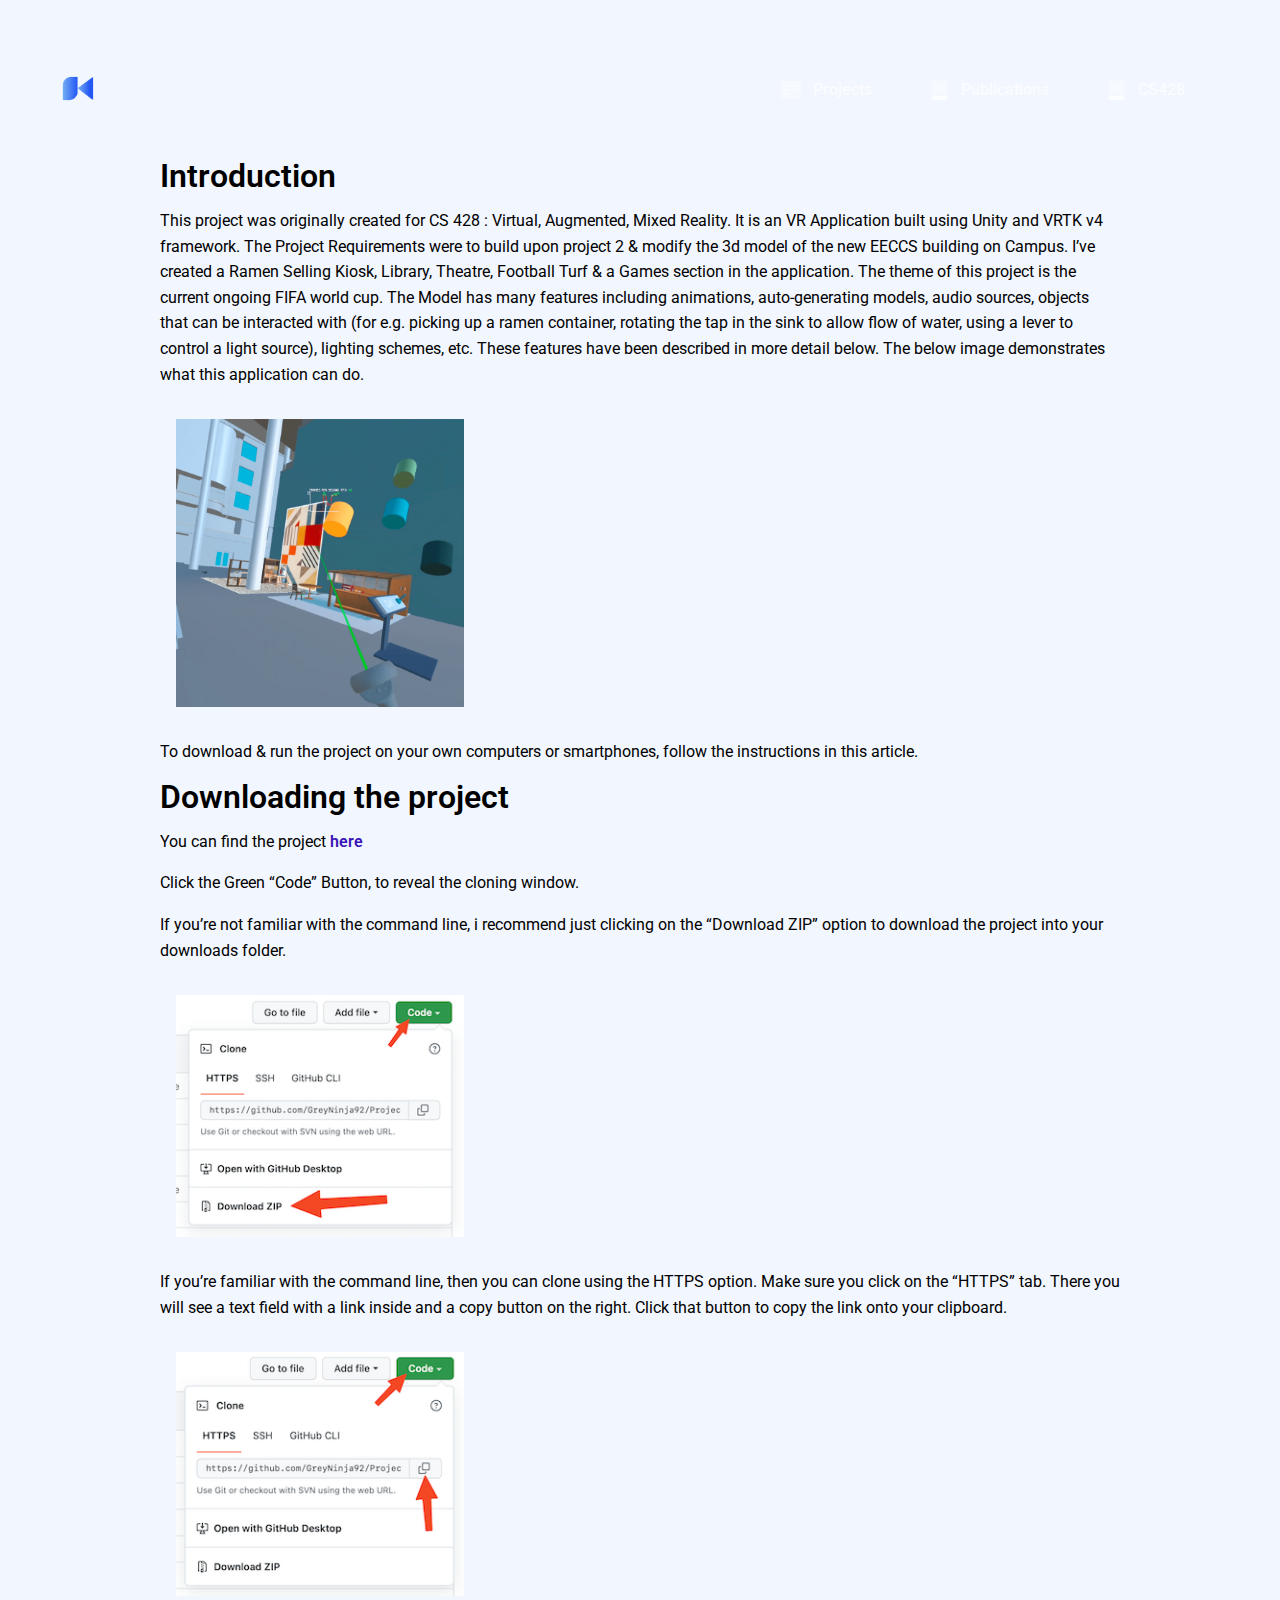
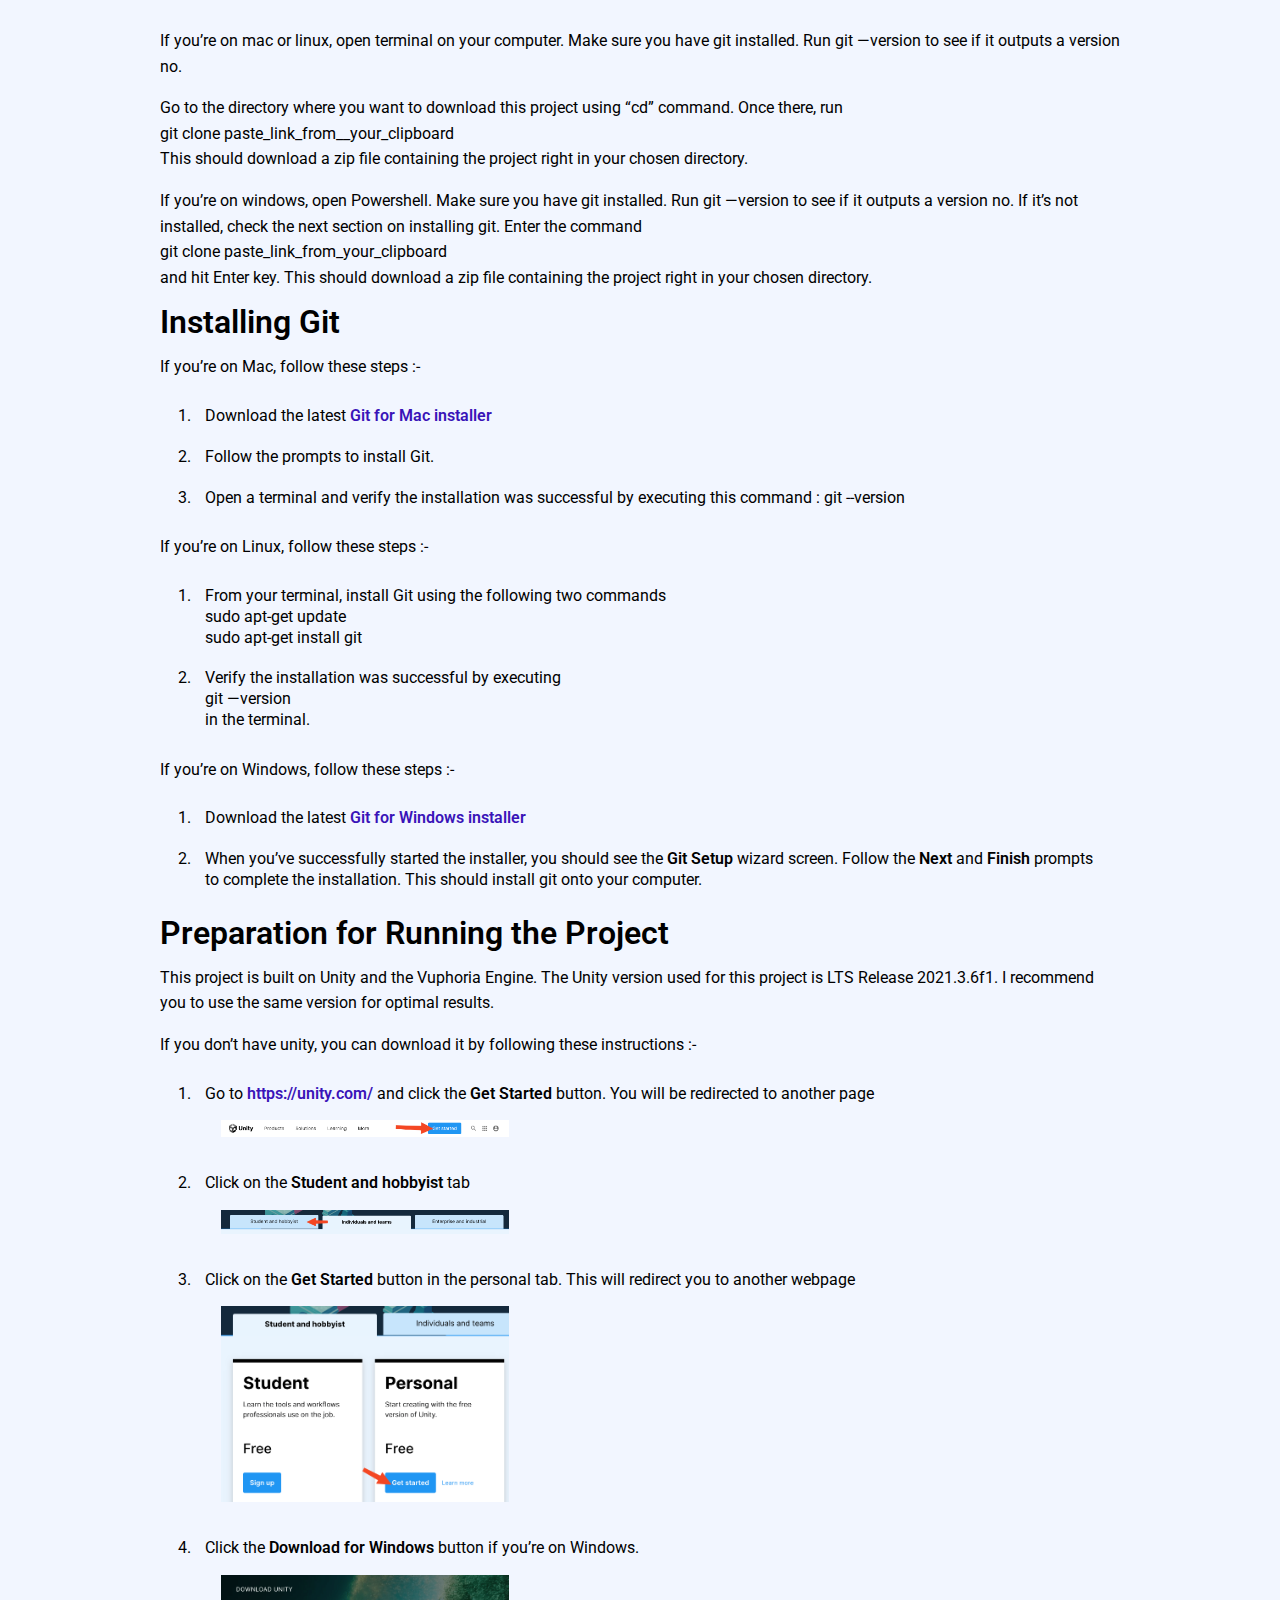
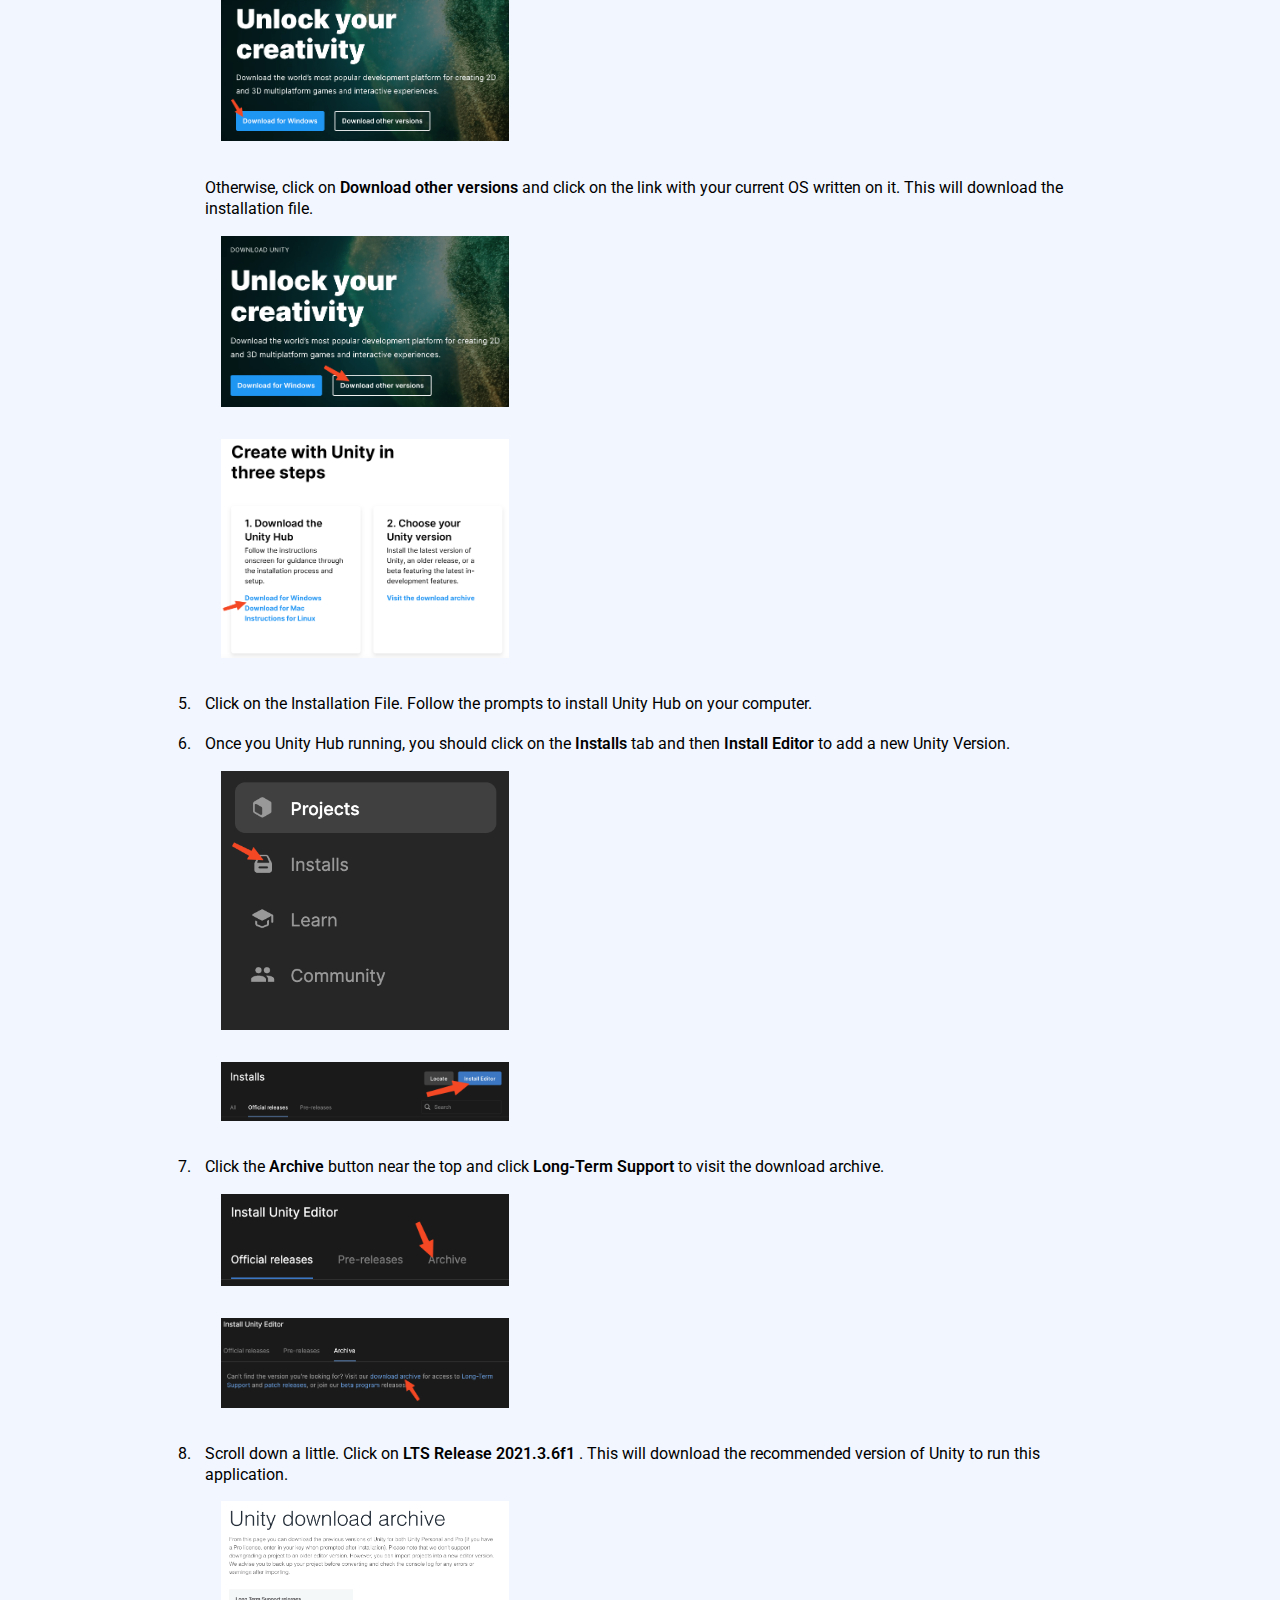
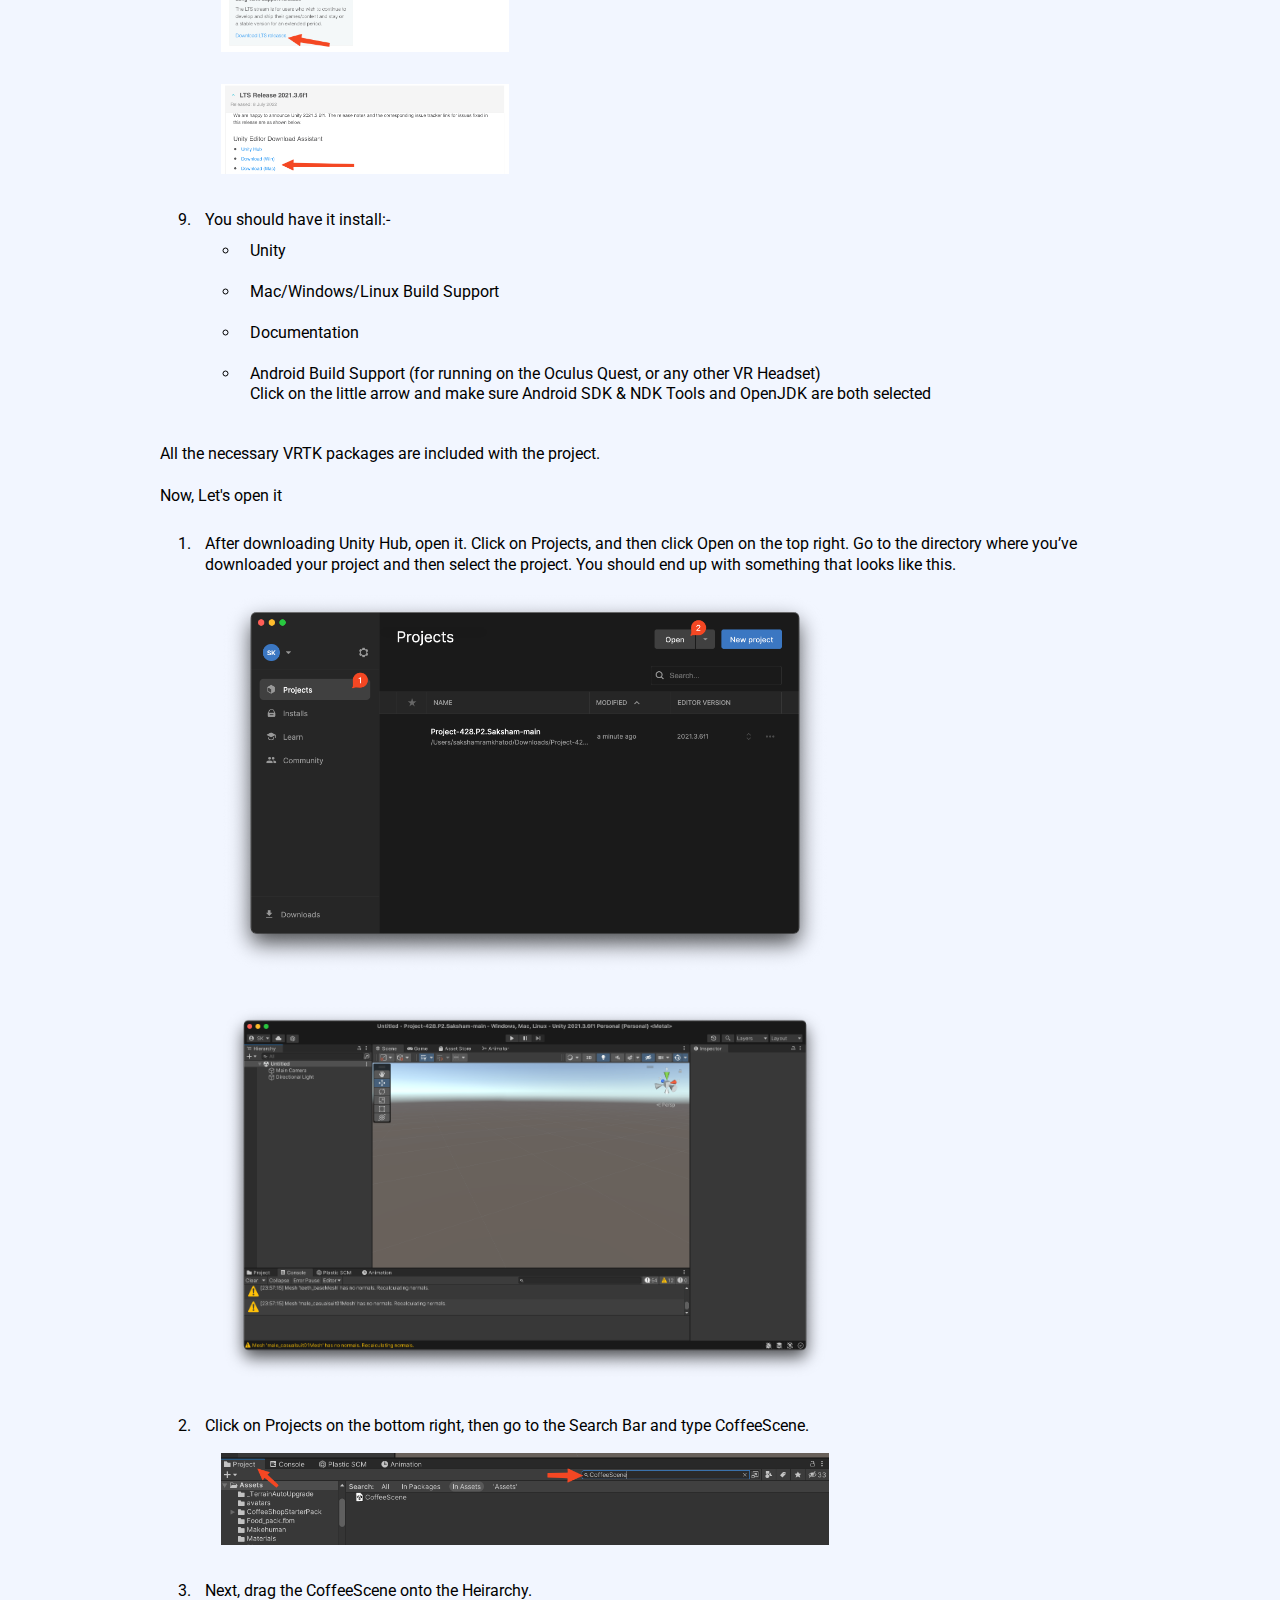
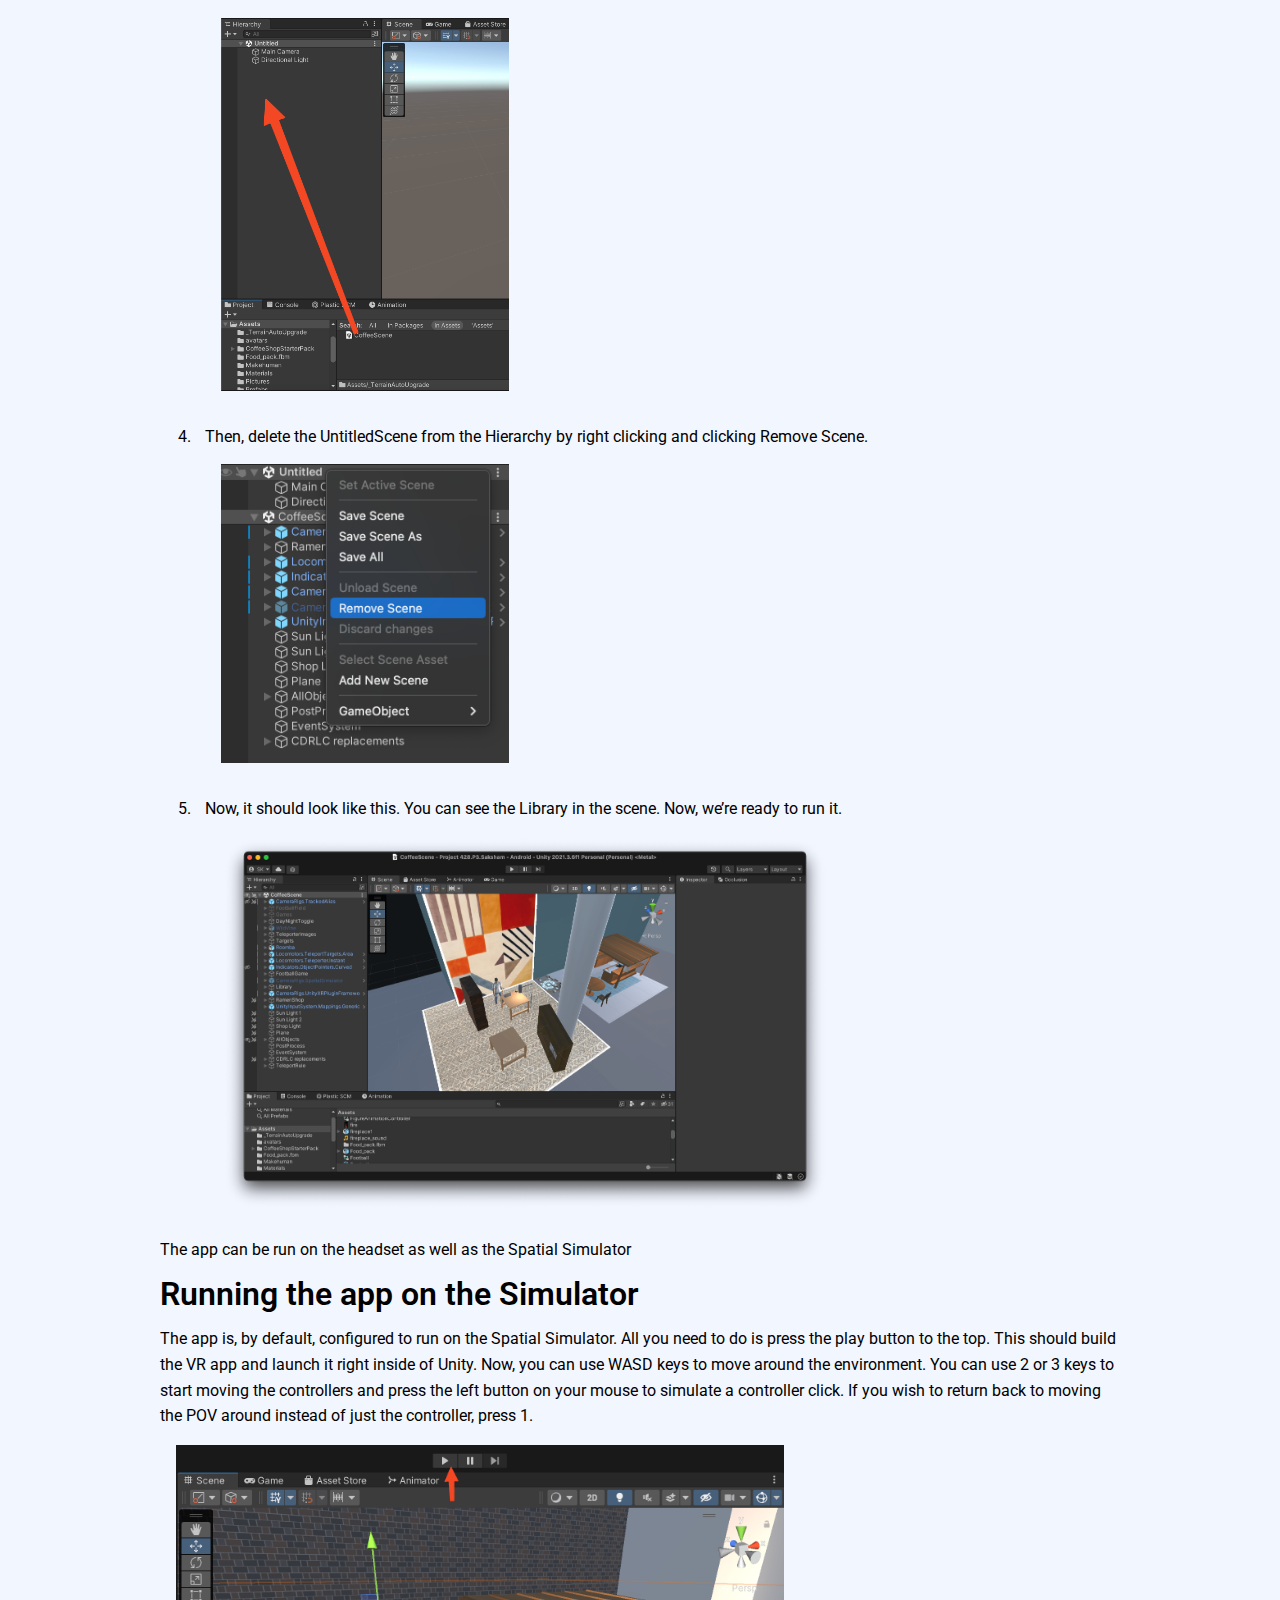
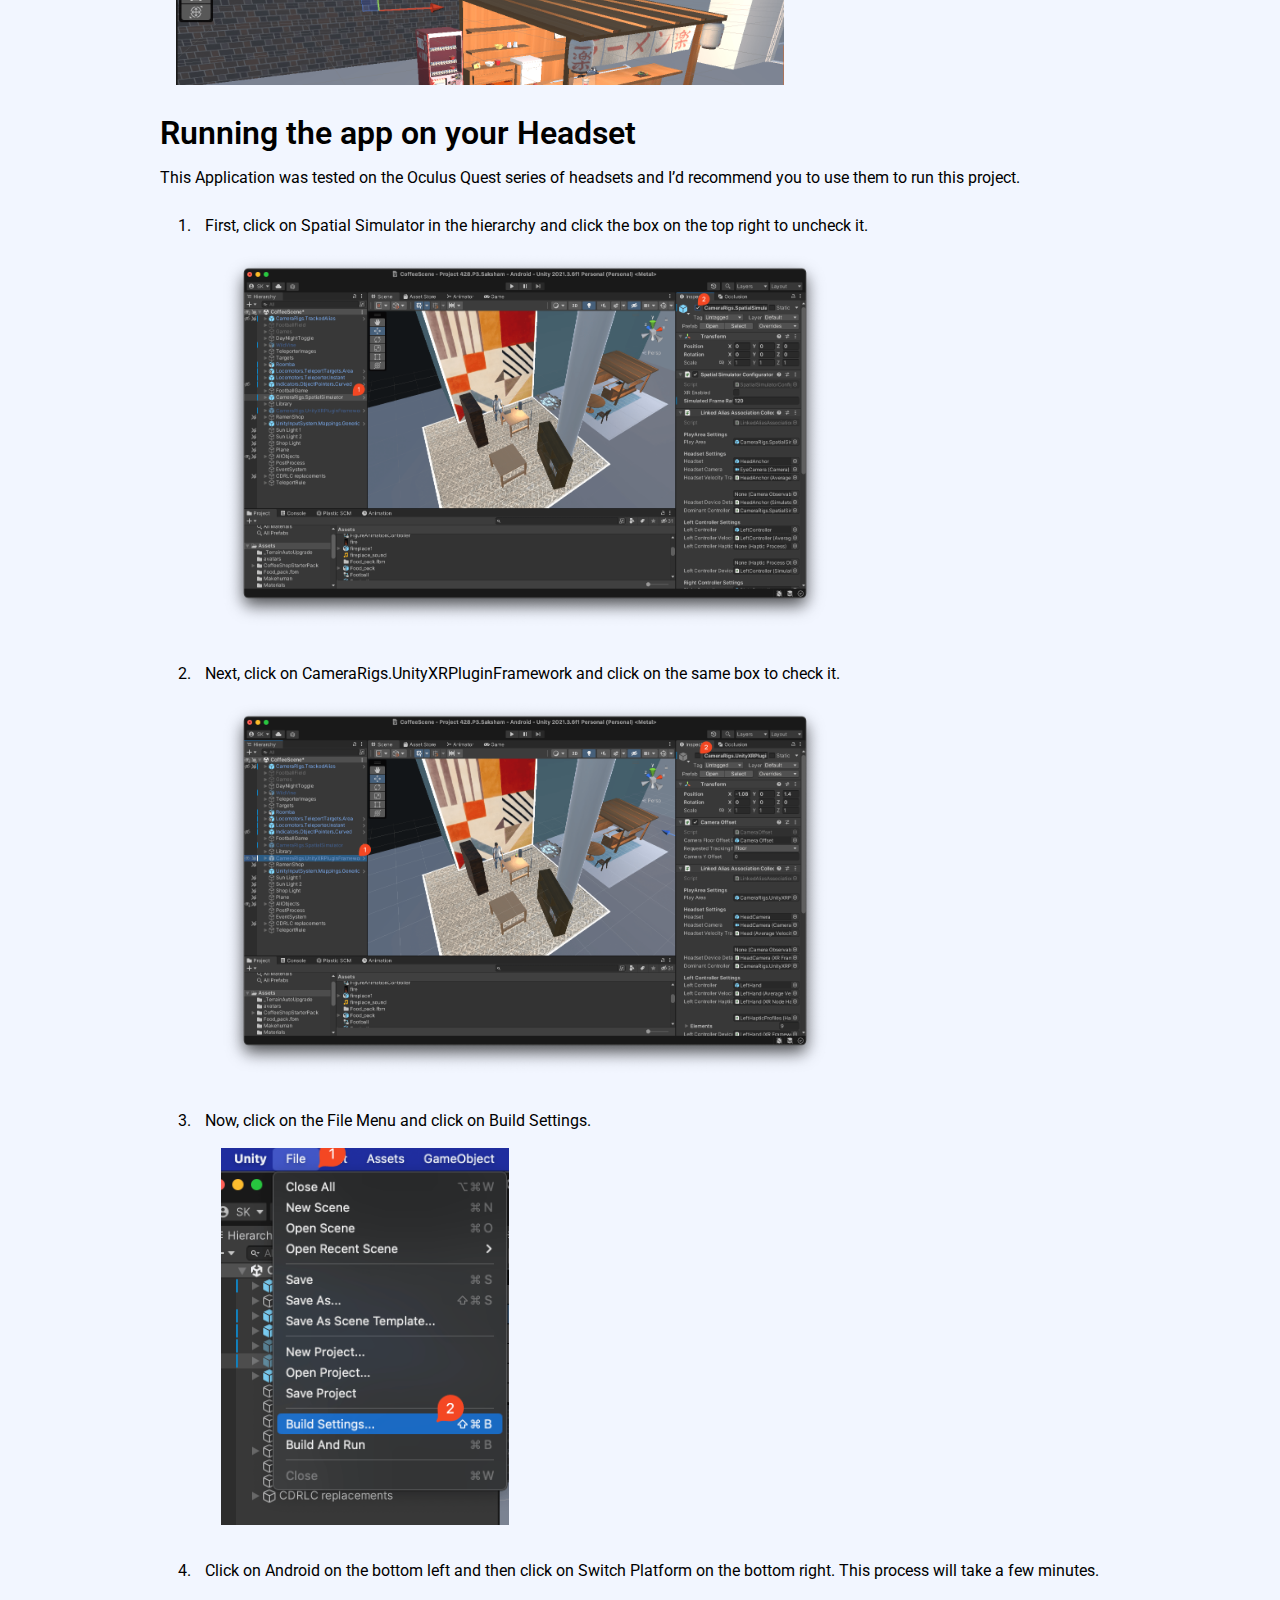
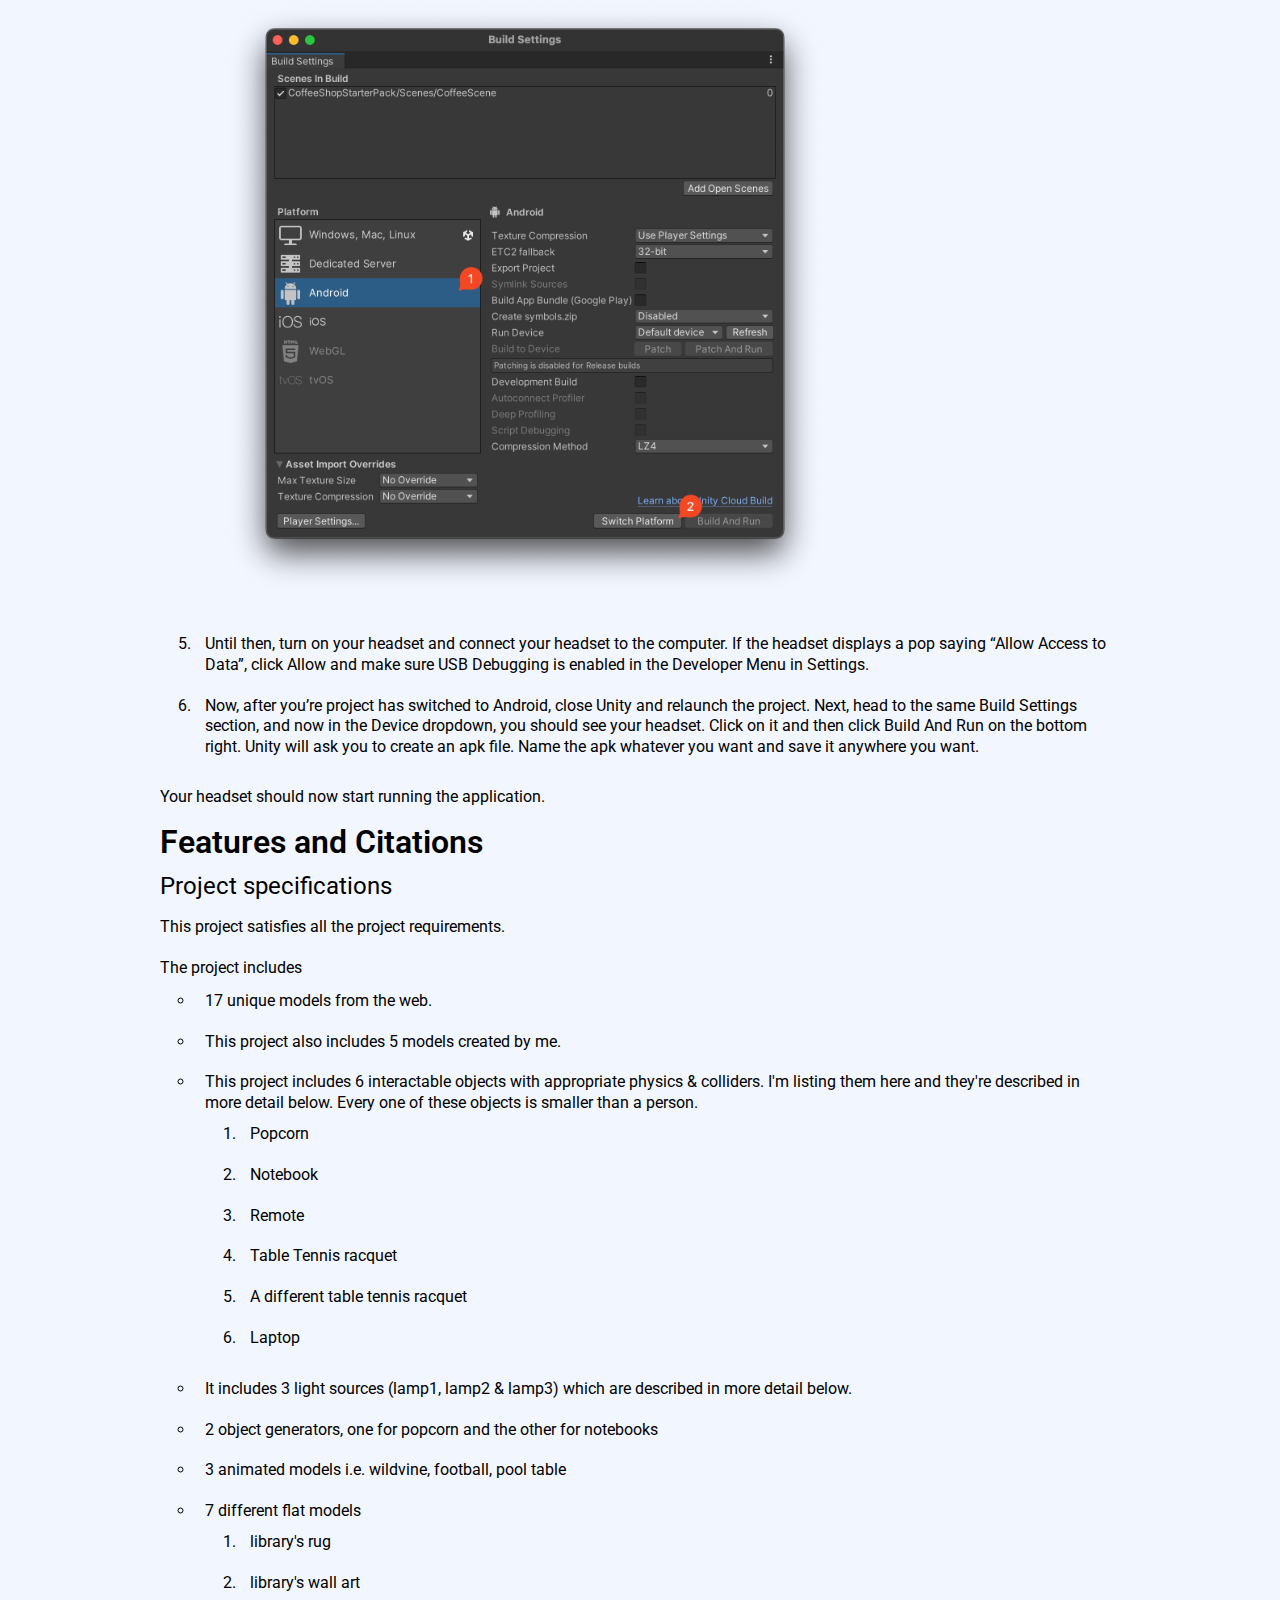
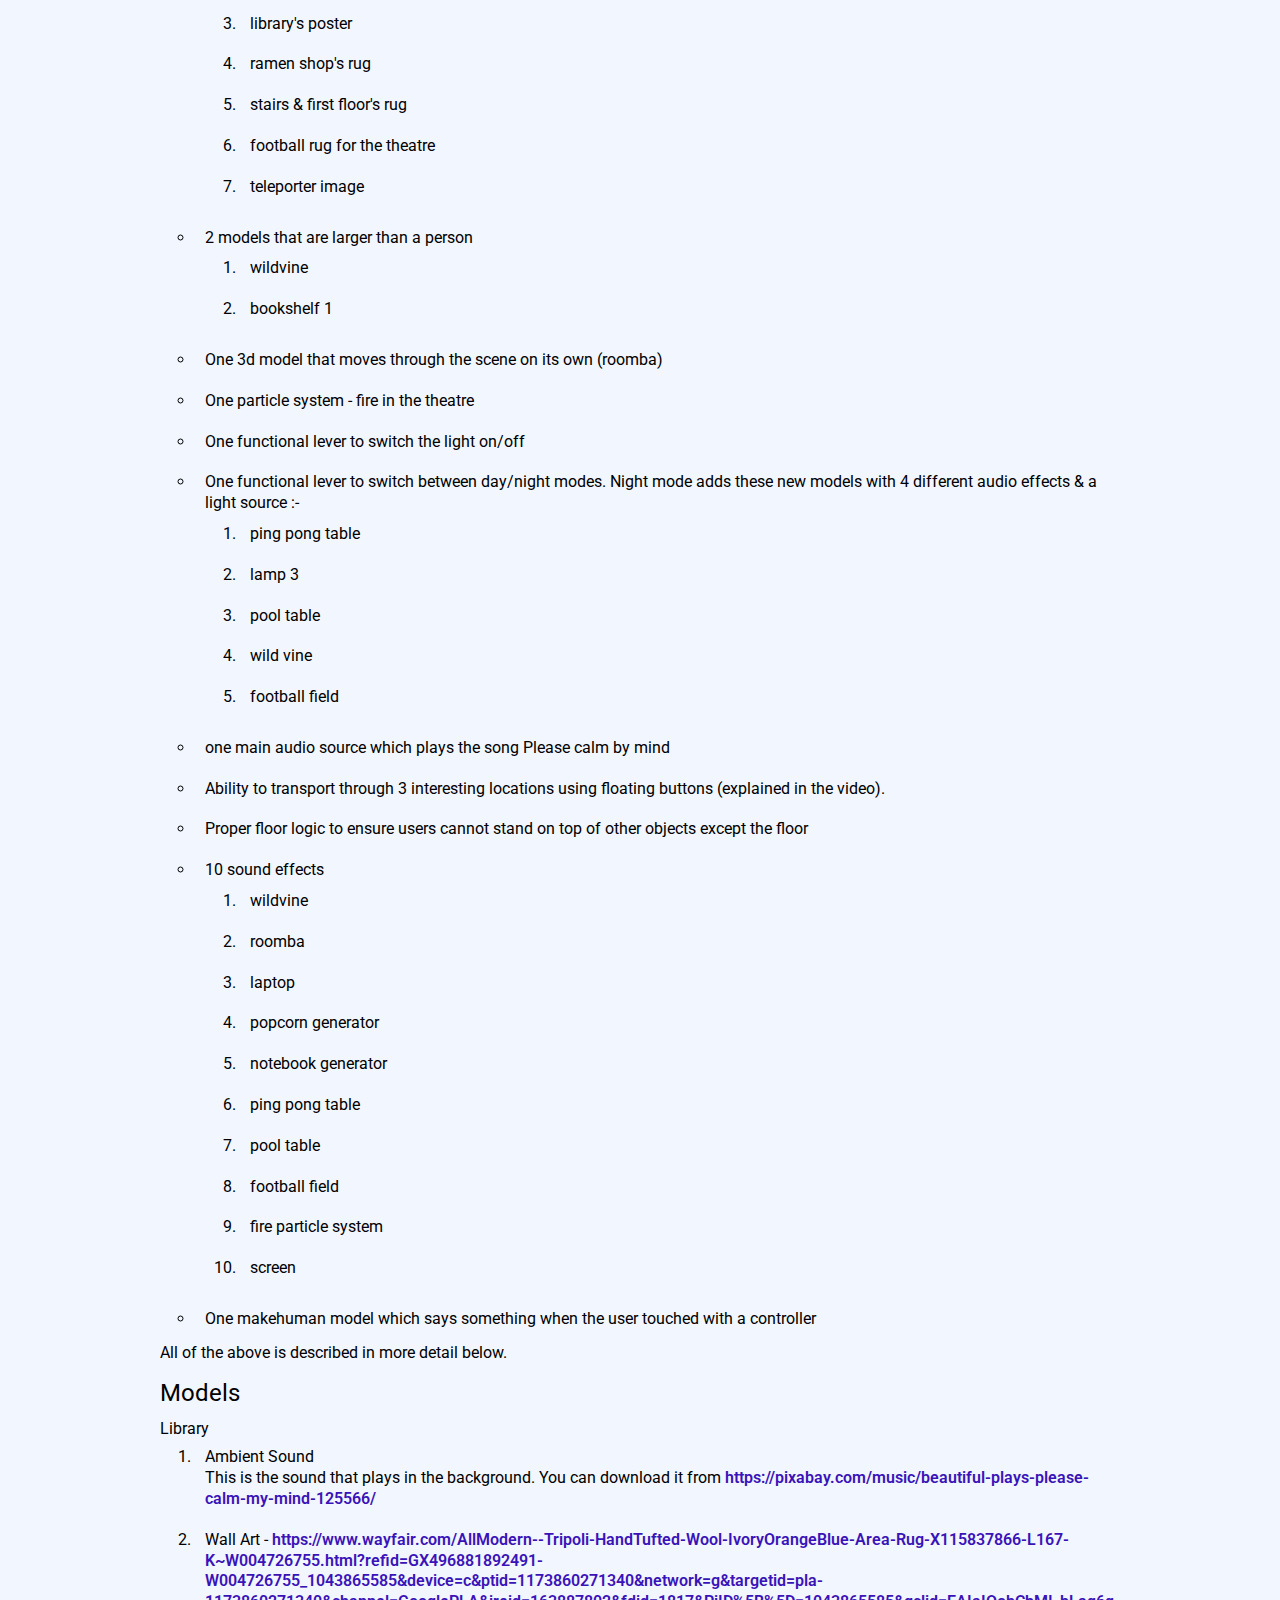
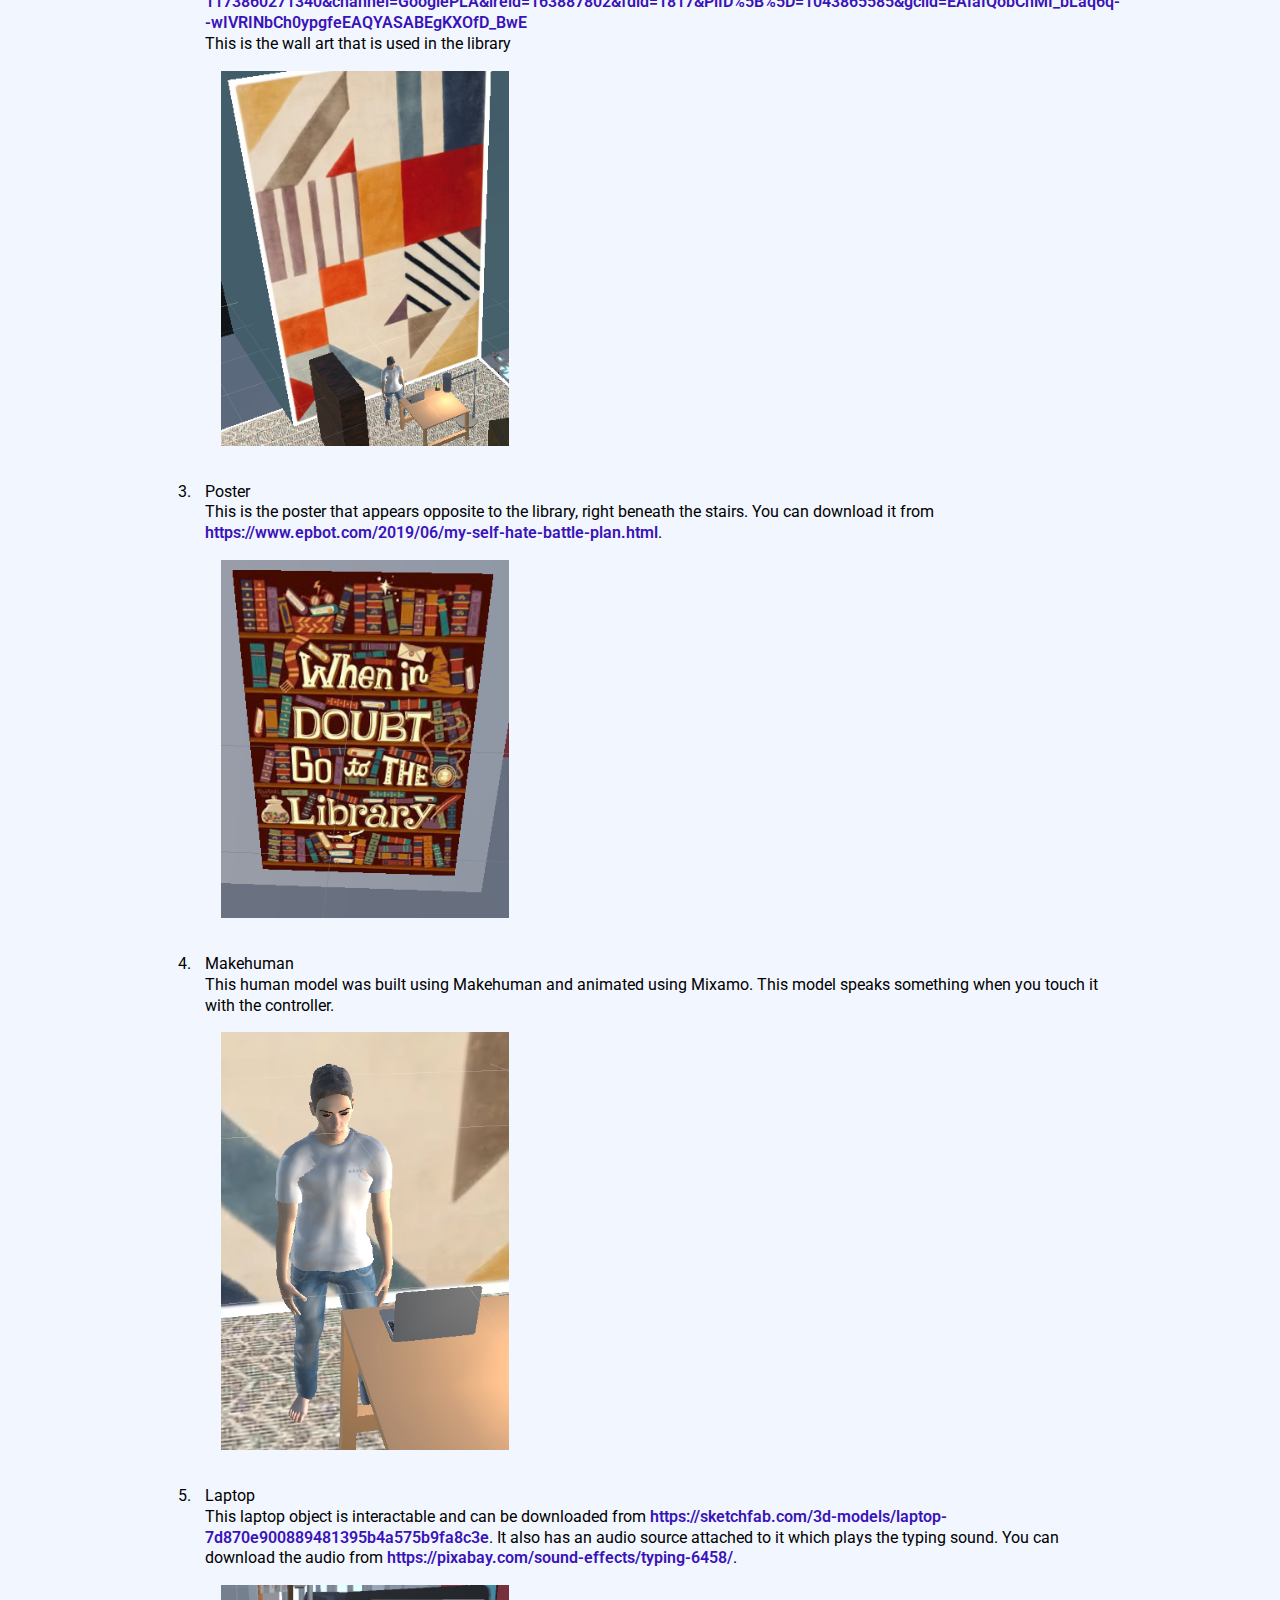
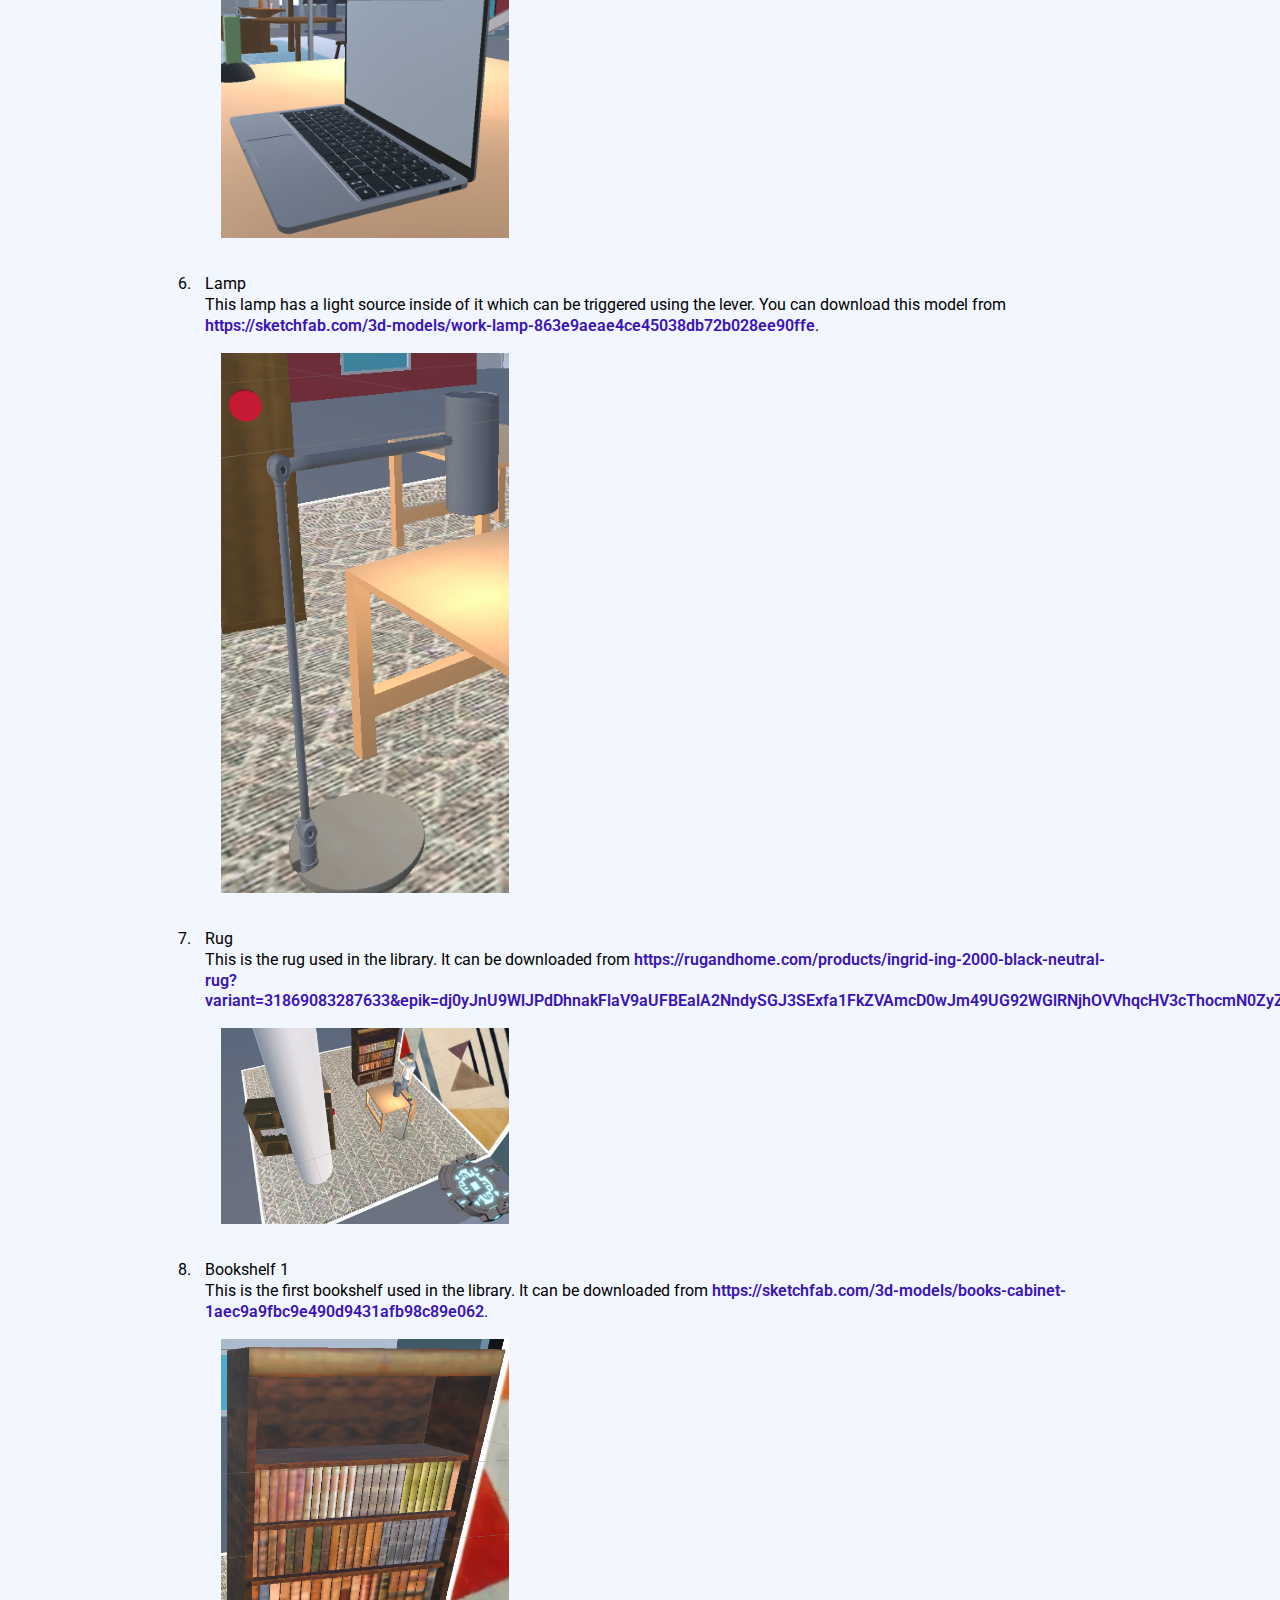
<file: project3/index.html>
<!DOCTYPE html><html lang="en"><head><meta charSet="utf-8"/><meta http-equiv="x-ua-compatible" content="ie=edge"/><meta name="viewport" content="width=device-width, initial-scale=1, shrink-to-fit=no"/><meta name="generator" content="Gatsby 4.23.0"/><meta data-react-helmet="true" name="description" content=""/><meta data-react-helmet="true" property="og:title" content="Project 3 | CS 428"/><meta data-react-helmet="true" property="og:description" content=""/><meta data-react-helmet="true" property="og:type" content="website"/><meta data-react-helmet="true" name="twitter:card" content="summary"/><meta data-react-helmet="true" name="twitter:creator" content="@gatsbyjs"/><meta data-react-helmet="true" name="twitter:title" content="Project 3 | CS 428"/><meta data-react-helmet="true" name="twitter:description" content=""/><style data-href="/styles.3c15c040b20a77f8cac2.css" data-identity="gatsby-global-css">@import url(https://fonts.googleapis.com/css?family=Open+Sans);@import url(https://fonts.googleapis.com/css2?family=Roboto:wght@400;700&display=swap);a,abbr,acronym,address,applet,article,aside,audio,b,big,blockquote,body,canvas,caption,center,cite,code,dd,del,details,dfn,div,dl,dt,em,embed,fieldset,figcaption,figure,footer,form,h1,h2,h3,h4,h5,h6,header,hgroup,html,i,iframe,img,ins,kbd,label,legend,li,mark,menu,nav,object,ol,output,p,pre,q,ruby,s,samp,section,small,span,strike,strong,sub,summary,sup,table,tbody,td,tfoot,th,thead,time,tr,tt,u,ul,var,video{border:0;box-sizing:border-box;font-size:100%;font:inherit;margin:0;padding:0;vertical-align:baseline}article,aside,details,figcaption,figure,footer,header,hgroup,menu,nav,section{display:block}body{-webkit-font-smoothing:antialiased;-moz-osx-font-smoothing:grayscale;font-family:-apple-system,BlinkMacSystemFont,Segoe UI,Roboto,Oxygen,Ubuntu,Cantarell,Open Sans,Helvetica Neue,sans-serif;font-size:16px;line-height:1}ol,ul{list-style:none}blockquote,q{quotes:none}blockquote:after,blockquote:before,q:after,q:before{content:"";content:none}table{border-collapse:collapse;border-spacing:0}a{color:#3913b8;font-weight:600;text-decoration:none}.Hero{background-image:url(/images/waves/Waves.svg);background-position:50%;background-repeat:no-repeat;background-size:cover;height:58.4375rem;width:100%}.Hero h1{-webkit-animation:HeroAnimation 3s cubic-bezier(.2,.8,.2,1) .1s forwards;animation:HeroAnimation 3s cubic-bezier(.2,.8,.2,1) .1s forwards;color:#fff;font-size:60px;line-height:1.2;margin:0;opacity:0}.Hero p{-webkit-animation:HeroAnimation 3s cubic-bezier(.2,.8,.2,1) .2s forwards;animation:HeroAnimation 3s cubic-bezier(.2,.8,.2,1) .2s forwards;color:#96deff;font-size:30px;line-height:1.5;opacity:0}.Hero a{background:rgba(0,0,0,.7);border:1px solid hsla(0,0%,100%,.25);border-radius:20px;color:#fff;font-size:17px;font-weight:600;padding:9px 20px;text-transform:uppercase;transition:.8s cubic-bezier(.2,.8,.2,1)}.Hero a:hover{background:#fff;color:#000}.Hero svg{bottom:0;left:0;position:absolute}.HeroGroup{margin:0 auto;padding-top:9.375rem;position:relative;text-align:center}.HeroGroup .Logos{grid-gap:1.875rem;display:grid;grid-template-columns:repeat(10,1fr);justify-items:center;margin:0 auto;transition:.8s cubic-bezier(.2,.8,.2,1);width:60%}.Logos:hover .Logo{-webkit-filter:blur(5px);filter:blur(5px)}.Logos .Logo{transition:.8s cubic-bezier(.2,.8,.2,1)}.Logos .Logo:hover{-webkit-filter:blur(0);filter:blur(0);-webkit-transform:scale(1.6);transform:scale(1.6)}.HeroGroup .Wave{margin-top:20rem;position:absolute;width:100%}@media (max-width:1150px){.HeroGroup .Logos{grid-gap:1.5rem;grid-template-columns:repeat(5,1fr)}.Hero{margin-top:-12rem}.HeroGroup .Wave{top:15rem}.Logo{z-index:1}}@-webkit-keyframes HeroAnimation{0%{opacity:0;-webkit-transform:translateY(20px);transform:translateY(20px)}to{opacity:1;-webkit-transform:translateY(0);transform:translateY(0)}}@keyframes HeroAnimation{0%{opacity:0;-webkit-transform:translateY(20px);transform:translateY(20px)}to{opacity:1;-webkit-transform:translateY(0);transform:translateY(0)}}.Project{background-image:linear-gradient(180deg,#dae4fa,#fff);margin-top:-28.5rem;position:relative;width:100%}.Cards h2{-webkit-text-fill-color:transparent;background:linear-gradient(104deg,#050a27,#4a548c);background-clip:text;-webkit-background-clip:text;font-size:60px;font-weight:700;line-height:1.1;margin:0 20px;text-align:center}.CardGroup{grid-gap:1.4rem;display:grid;grid-template-columns:repeat(auto-fit,minmax(250px,1fr));justify-content:center;justify-items:center;margin:40px 25px 0;padding:0 0 220px}.PublicationWave{background-image:url(/images/waves/Waves2.svg);background-position:50%;background-repeat:no-repeat;background-size:cover;height:33.75rem;margin-top:-8rem}.PublicationGroup,.PublicationWave,.Publications{position:relative;width:100%}</style><title data-react-helmet="true">Project 3 | CS 428 | Saksham Khatod</title><style data-styled="" data-styled-version="5.3.5">body{background-color:#f2f6ff;}/*!sc*/
@media (prefers-colors-scheme:dark){body{background:#1F1F47;}}/*!sc*/
data-styled.g1[id="sc-global-aPBgX1"]{content:"sc-global-aPBgX1,"}/*!sc*/
.kTrCgD{color:rgba(255,255,255,0.7);display:grid;grid-template-columns:24px auto;gap:10px;-webkit-align-items:center;-webkit-box-align:center;-ms-flex-align:center;align-items:center;padding:10px;-webkit-transition:0.5s ease-out;transition:0.5s ease-out;border-radius:10px;}/*!sc*/
.kTrCgD:hover{background:rgba(255,255,255,0.1);box-shadow:0px 10px 20px rgba(0,0,0,0.1),inset 0px 0px 0px 0.5px rgba(255,255,255,0.2);}/*!sc*/
data-styled.g3[id="MenuButton__MenuItem-sc-5o1enu-0"]{content:"kTrCgD,"}/*!sc*/
.ktyIHi{background:rgba(15,14,71,0.3);box-shadow:0px 50px 100px rgba(0,0,0,0.25),inset 0px 0px 0px 0.5px rgba(255,255,255,0.2);-webkit-backdrop-filter:blur(40px);backdrop-filter:blur(40px);border-radius:20px;padding:20px;position:absolute;top:60px;right:30px;opacity:0;z-index:1;display:grid;grid-template-columns:150px;-webkit-transition:0.3s ease-in-out;transition:0.3s ease-in-out;visibility:hidden;-webkit-transform:skewY(-5deg) rotate(5deg) translateY(-30px);-ms-transform:skewY(-5deg) rotate(5deg) translateY(-30px);transform:skewY(-5deg) rotate(5deg) translateY(-30px);}/*!sc*/
@media(max-width:640px){.ktyIHi{visibility:hidden;}}/*!sc*/
data-styled.g4[id="MenuTooltip__Wrapper-sc-1ko4m0a-0"]{content:"ktyIHi,"}/*!sc*/
.hcJjgi{position:absolute;top:60px;display:grid;grid-template-columns:44px auto;width:100%;-webkit-box-pack:justify;-webkit-justify-content:space-between;-ms-flex-pack:justify;justify-content:space-between;padding:0 50px;-webkit-align-items:center;-webkit-box-align:center;-ms-flex-align:center;align-items:center;}/*!sc*/
data-styled.g5[id="Header__Wrapper-sc-leoys2-0"]{content:"hcJjgi,"}/*!sc*/
.kayHUw{display:grid;gap:35px;grid-template-columns:repeat(4,auto);}/*!sc*/
data-styled.g6[id="Header__MenuWrapper-sc-leoys2-1"]{content:"kayHUw,"}/*!sc*/
.ciEVmS{position:absolute;width:100%;padding-bottom:5rem;}/*!sc*/
data-styled.g7[id="Footer__Wrapper-sc-1xqajj9-0"]{content:"ciEVmS,"}/*!sc*/
.gCrPtF{position:relative;text-align:center;margin:0 auto;width:271px;height:44px;background:linear-gradient( 180deg,rgba(24,32,79,0.4) 0%,rgba(24,32,79,0.25) 100% );box-shadow:0px 10px 15px rgba(168,187,222,0.47),0px 20px 40px rgba(0,0,0,0.15);-webkit-backdrop-filter:blur(40px);backdrop-filter:blur(40px);border-radius:30px;}/*!sc*/
data-styled.g8[id="Footer__FooterGroup-sc-1xqajj9-1"]{content:"gCrPtF,"}/*!sc*/
.dMYTcf{position:relative;width:247px;height:24px;left:12px;top:10px;text-align:center;-webkit-align-items:center;-webkit-box-align:center;-ms-flex-align:center;align-items:center;-webkit-box-pack:center;-webkit-justify-content:center;-ms-flex-pack:center;justify-content:center;justify-items:center;}/*!sc*/
.dMYTcf h4{position:absolute;left:64px;top:2.5px;height:19px;font-family:SF Pro Text,Roboto;font-style:normal;font-weight:normal;font-size:15px;line-height:130%;text-align:center;color:#ffffff;}/*!sc*/
data-styled.g9[id="Footer__FooterGrid-sc-1xqajj9-2"]{content:"dMYTcf,"}/*!sc*/
.cwdKEI{position:absolute;width:24px;height:24px;left:0px;top:1px;background-image:url("/images/icons/twitter.svg");}/*!sc*/
data-styled.g10[id="Footer__Twitter-sc-1xqajj9-3"]{content:"cwdKEI,"}/*!sc*/
.epHTMF{position:absolute;top:0.5px;width:23px;height:23px;left:32px;background-image:url("/images/icons/github.png");background-size:cover;}/*!sc*/
data-styled.g11[id="Footer__Github-sc-1xqajj9-4"]{content:"epHTMF,"}/*!sc*/
.soqAb{margin:10rem;}/*!sc*/
@media (max-width:1024px){.soqAb{margin:8rem;}}/*!sc*/
@media (max-width:480px){.soqAb{margin:8rem 1rem 3rem;}}/*!sc*/
data-styled.g12[id="project3__Container-sc-shj179-0"]{content:"soqAb,"}/*!sc*/
.fqVKmF h2{font-weight:600;font-size:2rem;}/*!sc*/
.fqVKmF h3{font-weight:400;font-size:1.5rem;}/*!sc*/
.fqVKmF p{font-weight:400;font-size:1rem;line-height:1.6;}/*!sc*/
.fqVKmF img{width:20rem;padding:1rem;display:block;}/*!sc*/
.fqVKmF ol{list-style-type:numbers;}/*!sc*/
.fqVKmF ol li{padding:10px;margin-left:35px;line-height:130%;}/*!sc*/
.fqVKmF ol li > b{font-weight:600;}/*!sc*/
.fqVKmF ul{list-style-type:circle;}/*!sc*/
.fqVKmF ul li{padding:10px;margin-left:35px;line-height:130%;}/*!sc*/
.fqVKmF ul li > b{font-weight:600;}/*!sc*/
data-styled.g13[id="project3__Project-sc-shj179-1"]{content:"fqVKmF,"}/*!sc*/
</style></head><body><div id="___gatsby"><div style="outline:none" tabindex="-1" id="gatsby-focus-wrapper"><div class="Header__Wrapper-sc-leoys2-0 hcJjgi"><a href="/"><img src="/images/logos/logo.png" width="55px"/></a><div class="Header__MenuWrapper-sc-leoys2-1 kayHUw"><a href="/#Projects"><a href="/#Projects"><div class="MenuButton__MenuItem-sc-5o1enu-0 kTrCgD"><img src="/images/icons/courses.svg"/>Projects</div></a></a><a href="/#Publications"><a href="/#Publications"><div class="MenuButton__MenuItem-sc-5o1enu-0 kTrCgD"><img src="/images/icons/book.svg"/>Publications</div></a></a><a href="/CS428"><a href="/CS428"><div class="MenuButton__MenuItem-sc-5o1enu-0 kTrCgD"><img src="/images/icons/book.svg"/>CS428</div></a></a></div><div class="MenuTooltip__Wrapper-sc-1ko4m0a-0 ktyIHi"><a href="/#Projects"><div class="MenuButton__MenuItem-sc-5o1enu-0 kTrCgD"><img src="/images/icons/courses.svg"/>Projects</div></a><a href="/#Publications"><div class="MenuButton__MenuItem-sc-5o1enu-0 kTrCgD"><img src="/images/icons/book.svg"/>Publications</div></a><a href="/CS428"><div class="MenuButton__MenuItem-sc-5o1enu-0 kTrCgD"><img src="/images/icons/book.svg"/>CS428</div></a></div></div><main><div class="project3__Container-sc-shj179-0 soqAb"><a id="Publications"></a><div class="project3__Project-sc-shj179-1 fqVKmF"><h2>Introduction</h2><br/><p>This project was originally created for CS 428 : Virtual, Augmented, Mixed Reality. It is an VR Application built using Unity and VRTK v4 framework. The Project Requirements were to build upon project 2 &amp; modify the 3d model of the new EECCS building on Campus. I’ve created a Ramen Selling Kiosk, Library, Theatre, Football Turf &amp; a Games section in the application. The theme of this project is the current ongoing FIFA world cup. The Model has many features including animations, auto-generating models, audio sources, objects that can be interacted with (for e.g. picking up a ramen container, rotating the tap in the sink to allow flow of water, using a lever to control a light source), lighting schemes, etc. These features have been described in more detail below. The below image demonstrates what this application can do.</p><br/><img src="/images/projects/main.png"/><br/><p>To download &amp; run the project on your own computers or smartphones, follow the instructions in this article.</p><br/><h2>Downloading the project</h2><br/><p>You can find the project<!-- --> <a href="https://github.com/GreyNinja92/Project-428.P3.Saksham">here</a></p><br/><p>Click the Green “Code” Button, to reveal the cloning window.</p><br/><p>If you’re not familiar with the command line, i recommend just clicking on the “Download ZIP” option to download the project into your downloads folder.</p><br/><img src="/images/projects/download1.png"/><br/><p>If you’re familiar with the command line, then you can clone using the HTTPS option. Make sure you click on the “HTTPS” tab. There you will see a text field with a link inside and a copy button on the right. Click that button to copy the link onto your clipboard.</p><br/><img src="/images/projects/download2.png"/><br/><p>If you’re on mac or linux, open terminal on your computer. Make sure you have git installed. Run git —version to see if it outputs a version no.</p><br/><p>Go to the directory where you want to download this project using “cd” command. Once there, run <br/>git clone paste_link_from__your_clipboard<br/>This should download a zip file containing the project right in your chosen directory.</p><br/><p>If you’re on windows, open Powershell. Make sure you have git installed. Run git —version to see if it outputs a version no. If it’s not installed, check the next section on installing git. Enter the command <br/>git clone paste_link_from_your_clipboard<br/> and hit Enter key. This should download a zip file containing the project right in your chosen directory.</p><br/><h2>Installing Git</h2><br/><p>If you’re on Mac, follow these steps :- </p><br/><ol><li>Download the latest<!-- --> <a href="https://sourceforge.net/projects/git-osx-installer/files/">Git for Mac installer</a></li><li>Follow the prompts to install Git.</li><li>Open a terminal and verify the installation was successful by executing this command : git --version</li></ol><br/><p>If you’re on Linux, follow these steps :- </p><br/><ol><li> <!-- -->From your terminal, install Git using the following two commands<br/>sudo apt-get update<br/>sudo apt-get install git</li><li>Verify the installation was successful by executing <br/>git —version<br/> in the terminal.</li></ol><br/><p>If you’re on Windows, follow these steps :- </p><br/><ol><li>Download the latest<!-- --> <a href="https://git-for-windows.github.io/">Git for Windows installer</a></li><li>When you’ve successfully started the installer, you should see the<!-- --> <b>Git Setup</b> wizard screen. Follow the <b>Next</b> and<!-- --> <b>Finish</b> prompts to complete the installation. This should install git onto your computer.</li></ol><br/><h2>Preparation for Running the Project</h2><br/><p>This project is built on Unity and the Vuphoria Engine. The Unity version used for this project is <b>LTS Release 2021.3.6f1</b>. I recommend you to use the same version for optimal results.</p><br/><p>If you don’t have unity, you can download it by following these instructions :-<!-- --> </p><br/><ol><li>Go to <a href="https://unity.com/">https://unity.com/</a> and click the <b>Get Started</b> button. You will be redirected to another page<br/><img src="/images/projects/unity_1.png"/></li><li>Click on the <b>Student and hobbyist</b> tab<img src="/images/projects/unity_2.png"/></li><li>Click on the <b>Get Started</b> button in the personal tab. This will redirect you to another webpage<img src="/images/projects/unity_3.png"/></li><li>Click the <b>Download for Windows</b> button if you’re on Windows.<img src="/images/projects/unity_4.png"/><br/>Otherwise, click on <b>Download other versions</b> and click on the link with your current OS written on it. This will download the installation file.<img src="/images/projects/unity_5.png"/><img src="/images/projects/unity_6.png"/></li><li>Click on the Installation File. Follow the prompts to install Unity Hub on your computer.</li><li>Once you Unity Hub running, you should click on the<!-- --> <b>Installs</b> tab and then <b>Install Editor</b> to add a new Unity Version.<img src="/images/projects/unity_7.png"/><img src="/images/projects/unity_8.png"/></li><li>Click the <b>Archive</b> button near the top and click<!-- --> <b>Long-Term Support</b> to visit the download archive.<img src="/images/projects/unity_9.png"/><img src="/images/projects/unity_10.png"/></li><li>Scroll down a little. Click on <b>LTS Release 2021.3.6f1</b> . This will download the recommended version of Unity to run this application.<img src="/images/projects/unity_11.png"/><img src="/images/projects/unity_12.png"/></li><li><ul>You should have it install:-<li>Unity</li><li>Mac/Windows/Linux Build Support</li><li>Documentation</li><li>Android Build Support (for running on the Oculus Quest, or any other VR Headset)<br/>Click on the little arrow and make sure Android SDK &amp; NDK Tools and OpenJDK are both selected</li></ul></li></ol><br/><p>All the necessary VRTK packages are included with the project.</p><br/><p>Now, Let&#x27;s open it</p><br/><ol><li>After downloading Unity Hub, open it. Click on Projects, and then click Open on the top right. Go to the directory where you’ve downloaded your project and then select the project. You should end up with something that looks like this.<img src="/images/projects/open.png" style="width:40rem"/><img src="/images/projects/initial.png" style="width:40rem"/></li><li>Click on Projects on the bottom right, then go to the Search Bar and type CoffeeScene.<img src="/images/projects/search.png" style="width:40rem"/></li><li>Next, drag the CoffeeScene onto the Heirarchy.<img src="/images/projects/drag.png"/></li><li>Then, delete the UntitledScene from the Hierarchy by right clicking and clicking Remove Scene.<img src="/images/projects/delete_scene.png"/></li><li>Now, it should look like this. You can see the Library in the scene. Now, we’re ready to run it.<img src="/images/projects/success_2.png" style="width:40rem"/></li></ol><p>The app can be run on the headset as well as the Spatial Simulator</p><br/><h2>Running the app on the Simulator</h2><br/><p>The app is, by default, configured to run on the Spatial Simulator. All you need to do is press the play button to the top. This should build the VR app and launch it right inside of Unity. Now, you can use WASD keys to move around the environment. You can use 2 or 3 keys to start moving the controllers and press the left button on your mouse to simulate a controller click. If you wish to return back to moving the POV around instead of just the controller, press 1.</p><img src="/images/projects/simulator.png" style="width:40rem"/><br/><h2>Running the app on your Headset</h2><br/><p>This Application was tested on the Oculus Quest series of headsets and I’d recommend you to use them to run this project.</p><br/><ol><li>First, click on Spatial Simulator in the hierarchy and click the box on the top right to uncheck it.<img src="/images/projects/uncheck_sim.png" style="width:40rem"/></li><li>Next, click on CameraRigs.UnityXRPluginFramework and click on the same box to check it.<img src="/images/projects/check_xr_2.png" style="width:40rem"/></li><li>Now, click on the File Menu and click on Build Settings.<img src="/images/projects/build_settings.png"/></li><li>Click on Android on the bottom left and then click on Switch Platform on the bottom right. This process will take a few minutes.<img src="/images/projects/switch.png" style="width:40rem"/></li><li>Until then, turn on your headset and connect your headset to the computer. If the headset displays a pop saying “Allow Access to Data”, click Allow and make sure USB Debugging is enabled in the Developer Menu in Settings.</li><li>Now, after you’re project has switched to Android, close Unity and relaunch the project. Next, head to the same Build Settings section, and now in the Device dropdown, you should see your headset. Click on it and then click Build And Run on the bottom right. Unity will ask you to create an apk file. Name the apk whatever you want and save it anywhere you want.</li></ol><br/><p>Your headset should now start running the application.</p><br/><h2>Features and Citations</h2><br/><h3>Project specifications</h3><br/><p>This project satisfies all the project requirements.</p><br/><p>The project includes</p><ul><li>17 unique models from the web.</li><li>This project also includes 5 models created by me.</li><li>This project includes 6 interactable objects with appropriate physics &amp; colliders. I&#x27;m listing them here and they&#x27;re described in more detail below. Every one of these objects is smaller than a person.<ol><li>Popcorn</li><li>Notebook</li><li>Remote</li><li>Table Tennis racquet</li><li>A different table tennis racquet</li><li>Laptop</li></ol></li><li>It includes 3 light sources (lamp1, lamp2 &amp; lamp3) which are described in more detail below.</li><li>2 object generators, one for popcorn and the other for notebooks</li><li>3 animated models i.e. wildvine, football, pool table</li><li>7 different flat models<ol><li>library&#x27;s rug</li><li>library&#x27;s wall art</li><li>library&#x27;s poster</li><li>ramen shop&#x27;s rug</li><li>stairs &amp; first floor&#x27;s rug</li><li>football rug for the theatre</li><li>teleporter image</li></ol></li><li>2 models that are larger than a person<ol><li>wildvine</li><li>bookshelf 1</li></ol></li><li>One 3d model that moves through the scene on its own (roomba)</li><li>One particle system - fire in the theatre</li><li>One functional lever to switch the light on/off</li><li>One functional lever to switch between day/night modes. Night mode adds these new models with 4 different audio effects &amp; a light source :-<ol><li>ping pong table</li><li>lamp 3</li><li>pool table</li><li>wild vine</li><li>football field</li></ol></li><li>one main audio source which plays the song Please calm by mind</li><li>Ability to transport through 3 interesting locations using floating buttons (explained in the video).</li><li>Proper floor logic to ensure users cannot stand on top of other objects except the floor</li><li>10 sound effects<ol><li>wildvine</li><li>roomba</li><li>laptop</li><li>popcorn generator</li><li>notebook generator</li><li>ping pong table</li><li>pool table</li><li>football field</li><li>fire particle system</li><li>screen</li></ol></li><li>One makehuman model which says something when the user touched with a controller</li></ul><p>All of the above is described in more detail below.</p><br/><h3>Models</h3><br/><h4>Library</h4><ol><li>Ambient Sound<br/>This is the sound that plays in the background. You can download it from<!-- --> <a href="https://pixabay.com/music/beautiful-plays-please-calm-my-mind-125566/">https://pixabay.com/music/beautiful-plays-please-calm-my-mind-125566/</a></li><li>Wall Art -<!-- --> <a href="https://www.wayfair.com/AllModern--Tripoli-HandTufted-Wool-IvoryOrangeBlue-Area-Rug-X115837866-L167-K~W004726755.html?refid=GX496881892491-W004726755_1043865585&amp;device=c&amp;ptid=1173860271340&amp;network=g&amp;targetid=pla-1173860271340&amp;channel=GooglePLA&amp;ireid=163887802&amp;fdid=1817&amp;PiID%5B%5D=1043865585&amp;gclid=EAIaIQobChMI_bLaq6q--wIVRINbCh0ypgfeEAQYASABEgKXOfD_BwE">https://www.wayfair.com/AllModern--Tripoli-HandTufted-Wool-IvoryOrangeBlue-Area-Rug-X115837866-L167-K~W004726755.html?refid=GX496881892491-W004726755_1043865585&amp;device=c&amp;ptid=1173860271340&amp;network=g&amp;targetid=pla-1173860271340&amp;channel=GooglePLA&amp;ireid=163887802&amp;fdid=1817&amp;PiID%5B%5D=1043865585&amp;gclid=EAIaIQobChMI_bLaq6q--wIVRINbCh0ypgfeEAQYASABEgKXOfD_BwE</a><br/>This is the wall art that is used in the library<img src="/images/projects/wallart.png"/></li><li>Poster<br/>This is the poster that appears opposite to the library, right beneath the stairs. You can download it from<!-- --> <a href="https://www.epbot.com/2019/06/my-self-hate-battle-plan.html">https://www.epbot.com/2019/06/my-self-hate-battle-plan.html</a>.<img src="/images/projects/poster.png"/></li><li>Makehuman<br/>This human model was built using Makehuman and animated using Mixamo. This model speaks something when you touch it with the controller.<img src="/images/projects/makehuman2.png"/></li><li>Laptop<br/>This laptop object is interactable and can be downloaded from<!-- --> <a href="https://sketchfab.com/3d-models/laptop-7d870e900889481395b4a575b9fa8c3e">https://sketchfab.com/3d-models/laptop-7d870e900889481395b4a575b9fa8c3e</a>. It also has an audio source attached to it which plays the typing sound. You can download the audio from<!-- --> <a href="https://pixabay.com/sound-effects/typing-6458/">https://pixabay.com/sound-effects/typing-6458/</a>.<img src="/images/projects/laptop.png"/></li><li>Lamp<br/>This lamp has a light source inside of it which can be triggered using the lever. You can download this model from<!-- --> <a href="https://sketchfab.com/3d-models/work-lamp-863e9aeae4ce45038db72b028ee90ffe">https://sketchfab.com/3d-models/work-lamp-863e9aeae4ce45038db72b028ee90ffe</a>.<img src="/images/projects/lamp.png"/></li><li>Rug<br/>This is the rug used in the library. It can be downloaded from<!-- --> <a href="https://rugandhome.com/products/ingrid-ing-2000-black-neutral-rug?variant=31869083287633&amp;epik=dj0yJnU9WlJPdDhnakFlaV9aUFBEalA2NndySGJ3SExfa1FkZVAmcD0wJm49UG92WGlRNjhOVVhqcHV3cThocmN0ZyZ0PUFBQUFBR09GWEhv&amp;utm_source=pinterest&amp;utm_medium=social">https://rugandhome.com/products/ingrid-ing-2000-black-neutral-rug?variant=31869083287633&amp;epik=dj0yJnU9WlJPdDhnakFlaV9aUFBEalA2NndySGJ3SExfa1FkZVAmcD0wJm49UG92WGlRNjhOVVhqcHV3cThocmN0ZyZ0PUFBQUFBR09GWEhv&amp;utm_source=pinterest&amp;utm_medium=social</a>.<img src="/images/projects/rug.png"/></li><li>Bookshelf 1<br/>This is the first bookshelf used in the library. It can be downloaded from<!-- --> <a href="https://sketchfab.com/3d-models/books-cabinet-1aec9a9fbc9e490d9431afb98c89e062">https://sketchfab.com/3d-models/books-cabinet-1aec9a9fbc9e490d9431afb98c89e062</a>.<img src="/images/projects/bookshelf1.png"/></li><li>Bookshelf 2<br/>This is the second bookshelf used in the library. It can be downloaded from<!-- --> <a href="https://sketchfab.com/3d-models/dlx-book-shelfmanhattan-beach-f8ce190335134b20b57bbe4bea07e3ec">https://sketchfab.com/3d-models/dlx-book-shelfmanhattan-beach-f8ce190335134b20b57bbe4bea07e3ec</a>. It has a button attached to it which can be used to create notebooks which appear in the bookshelf. When the button is pressed, an audio effect is played which can be downloaded from<!-- --> <a href="https://pixabay.com/sound-effects/laser-printer-31914/">https://pixabay.com/sound-effects/laser-printer-31914/</a>.<img src="/images/projects/bookshelf2.png"/></li><li>Books<br/>These are the books kept in bookshelf 2. They can be downloaded from<!-- --> <a href="https://sketchfab.com/3d-models/variety-of-books-9ecd80af3b7e4cd59efb4c141511a55b">https://sketchfab.com/3d-models/variety-of-books-9ecd80af3b7e4cd59efb4c141511a55b</a>.<img src="/images/projects/books.png"/></li><li>Study Table<br/>This is the study table used to put the laptop and it also contains the lever to switch the light source on/off. This model was built by me.<img src="/images/projects/study.png"/></li><li>Notebook<br/>Initially zero, the user can press the red button on bookshelf 2 to generate as many notebooks as he/she wants. You can download the model from<!-- --> <a href="https://sketchfab.com/3d-models/notebook-prototype-70568782312a4729a2b8b03fc1a9ee0f#download">https://sketchfab.com/3d-models/notebook-prototype-70568782312a4729a2b8b03fc1a9ee0f#download</a>.<img src="/images/projects/notebook.png"/></li></ol><h4>Theatre</h4><ol><li>Rug<br/>This is the football rug that is used in the Theatre. You can download it from<a href="https://www.ebay.co.uk/itm/264607163996?norover=1&amp;siteid=3&amp;mkevt=1&amp;mkcid=16&amp;chn=psoc">https://www.ebay.co.uk/itm/264607163996?norover=1&amp;siteid=3&amp;mkevt=1&amp;mkcid=16&amp;chn=psoc</a><img src="/images/projects/rug2.png"/></li><li>Lamps<br/>These are lamps used under the screen. There are two of them. They have light sources in them.<a href="https://sketchfab.com/3d-models/scifi-light-11-ba0baa5f0f514726ae81436674eddac1">https://sketchfab.com/3d-models/scifi-light-11-ba0baa5f0f514726ae81436674eddac1</a><img src="/images/projects/lamps.png"/></li><li>Screen<br/>This is the screen used for the theatre. This model was made by me. A video is overlayed on top of it which can be downloaded from<!-- --> <a href="https://www.youtube.com/watch?v=Q_A_FP2F7T0">https://www.youtube.com/watch?v=Q_A_FP2F7T0</a>.It also outputs audio from the video.<img src="/images/projects/screen.png"/></li><li>Remote<br/>This is the remote used to control the video. It has two buttons (green for playing the video and red for stopping the video). It is an interactable object. This model was made by me.<img src="/images/projects/remote.png"/></li><li>Couch<br/>This is the couch used for the theatre. It can be downloaded from<!-- --> <a href="https://sketchfab.com/3d-models/couch-f7654b3f336249d8bb6ae12503e6b543">https://sketchfab.com/3d-models/couch-f7654b3f336249d8bb6ae12503e6b543</a><img src="/images/projects/couch.png"/></li><li>Fireplace<br/>This fireplace can be downloaded from<a href="https://sketchfab.com/3d-models/fireplace-50edaa5b47ad4261adb912e348b40470">https://sketchfab.com/3d-models/fireplace-50edaa5b47ad4261adb912e348b40470</a> <!-- -->. It also includes a particle system to create the fire. The Material of the fire was created using an image which can be downloaded from<!-- --> <a href="https://www.shutterstock.com/image-photo/small-orange-fire-455898052">https://www.shutterstock.com/image-photo/small-orange-fire-455898052</a>. It also plays a fire audio effect which can be downloaded from<!-- --> <a href="https://pixabay.com/sound-effects/campfire-crackling-fireplace-sound-119594/">https://pixabay.com/sound-effects/campfire-crackling-fireplace-sound-119594/</a><img src="/images/projects/fireplace.png"/></li><li>Football<br/>This football is animated. It can be downloaded from<a href="https://sketchfab.com/3d-models/football-5660a4969d7e4b6f94038ea2ad3cd722">https://sketchfab.com/3d-models/football-5660a4969d7e4b6f94038ea2ad3cd722</a><img src="/images/projects/football.png"/></li><li>Popcorn Generator<br/>This can generate popcorn once the button on the top of it is pressed. This model was made by me. After generation, it plays a popcorn sound effect which can be downloaded from<!-- --> <a href="https://pixabay.com/sound-effects/popcorn-43046/">https://pixabay.com/sound-effects/popcorn-43046/</a><img src="/images/projects/popcorngen.png"/></li><li>Popcorn<br/>This model will be generated by the Popcorn Generator. It can be downloaded from<!-- --> <a href="https://sketchfab.com/3d-models/popcorn-tub-cinema-movie-prop-bb08a069f19a455c886c4787af4d11fe">https://sketchfab.com/3d-models/popcorn-tub-cinema-movie-prop-bb08a069f19a455c886c4787af4d11fe</a><img src="/images/projects/popcorn.png"/></li></ol><h4>Games</h4><ol><li>Ping Pong Table<br/>This model can be downloaded from<!-- --> <a href="https://sketchfab.com/3d-models/low-poly-ping-pong-table-541b94352ae443be8e2bfb9de0e80865">https://sketchfab.com/3d-models/low-poly-ping-pong-table-541b94352ae443be8e2bfb9de0e80865</a>. It includes 3 interactable objects and also includes an audio source which can be downloaded from<!-- --> <a href="https://pixabay.com/sound-effects/r25-10-ping-pong-match-67029/">https://pixabay.com/sound-effects/r25-10-ping-pong-match-67029/</a>.<img src="/images/projects/pingpong.png"/></li><li>Pool Table<br/>This model is animated and can be downloaded from<!-- --> <a href="https://sketchfab.com/3d-models/pool-table-animation-0f2ae181a2dd4b00a6ec25073692037f">https://sketchfab.com/3d-models/pool-table-animation-0f2ae181a2dd4b00a6ec25073692037f</a>. It also includes an audio source which can be downloaded from<!-- --> <a href="https://pixabay.com/sound-effects/potting-snooker-balls-102457/">https://pixabay.com/sound-effects/potting-snooker-balls-102457/</a>.<img src="/images/projects/pool.png"/></li><li>Football Field<br/>This model can be downloaded from<!-- --> <a href="https://sketchfab.com/3d-models/football-field-7575c95832b646f49114ca822959aec2">https://sketchfab.com/3d-models/football-field-7575c95832b646f49114ca822959aec2</a>. It also includes an audio source which can be downloaded from<!-- --> <a href="https://pixabay.com/sound-effects/crowd-cheer-ii-6263/">https://pixabay.com/sound-effects/crowd-cheer-ii-6263/</a>.<img src="/images/projects/footballfield.png"/></li><li>Lamp 2<br/>This model can be downloaded from<!-- --> <a href="https://sketchfab.com/3d-models/street-lamp-9a09a3a47b03435f8d7d329d80e86516">https://sketchfab.com/3d-models/street-lamp-9a09a3a47b03435f8d7d329d80e86516</a>. It also includes a light source.<img src="/images/projects/lamp2.png"/></li></ol><h4>General</h4><ol><li>Wild Vine Figurine<br/>This figure is animated and can be downloaded from<!-- --> <a href="https://sketchfab.com/3d-models/leif-arborat-game-character-8c0be069b92b48b08bd7d017fb001b55">https://sketchfab.com/3d-models/leif-arborat-game-character-8c0be069b92b48b08bd7d017fb001b55</a>. It also includes an audio source which can be downloaded from<!-- --> <a href="https://pixabay.com/sound-effects/crickets-and-frogs-continuous-loop-13163/">https://pixabay.com/sound-effects/crickets-and-frogs-continuous-loop-13163/</a>.<img src="/images/projects/wildvine.png"/></li><li>Roomba<br/>This model moves through the scene on its own and can be downloaded from<!-- --> <a href="https://sketchfab.com/3d-models/roomba-94800ce82fe440d3868d53dd908a8836">https://sketchfab.com/3d-models/roomba-94800ce82fe440d3868d53dd908a8836</a>. It also includes an audio source which can be downloaded from<!-- --> <a href="https://bigsoundbank.com/detail-1623-robot-vacuum.html">https://bigsoundbank.com/detail-1623-robot-vacuum.html</a>.<img src="/images/projects/roomba.png"/></li><li>Day/Night Toggle Platform<br/>This model was created by me. It includes a lever which can switch between day &amp; night modes.<img src="/images/projects/day_night.png"/></li><li>Rug for Ramen Shop<br/>This image can be downloaded from<a href="https://www.target.com/p/6-39-x-9-39-seaglass-outdoor-rug-green-project-62-8482/-/A-80266991?ref=tgt_soc_pd&amp;afid=PIN_AO&amp;fndsrc=tgtao&amp;cpng=SHOPPING_CTLG_Patio+Garden&amp;adgroup=Patio_Garden_All&amp;ad-4260607574129=&amp;pla-{productpartitionid}=&amp;dev-c=&amp;pp=1">here</a><img src="/images/projects/rug3.png"/></li><li>Rug for Stairs and First Floor<br/>This image can be downloaded from<!-- --> <a href="https://www.2modern.com/products/india-patterned-rectangular-contemporary-area-rug-beige?variant=25633333385">https://www.2modern.com/products/india-patterned-rectangular-contemporary-area-rug-beige?variant=25633333385</a><img src="/images/projects/stairs.png"/></li><li>Teleporter image<br/>This image can be downloaded from<!-- --> <a href="https://www.google.com/url?sa=i&amp;url=https%3A%2F%2Frobloxislands.fandom.com%2Fwiki%2FTeleporter_Pad&amp;psig=AOvVaw3WCry_XC4WaCv1-EZ1LS4x&amp;ust=1669776679336000&amp;source=images&amp;cd=vfe&amp;ved=0CAwQjRxqFwoTCPCEl4Sx0vsCFQAAAAAdAAAAABAD">https://www.google.com/url?sa=i&amp;url=https%3A%2F%2Frobloxislands.fandom.com%2Fwiki%2FTeleporter_Pad&amp;psig=AOvVaw3WCry_XC4WaCv1-EZ1LS4x&amp;ust=1669776679336000&amp;source=images&amp;cd=vfe&amp;ved=0CAwQjRxqFwoTCPCEl4Sx0vsCFQAAAAAdAAAAABAD</a><img src="/images/projects/teleporter.png"/></li></ol><br/><h2>Video</h2><br/><p>You can view the project video<!-- --> <a href="https://youtu.be/GeXkvXDWok4">here</a></p><br/><h2>Screenshots and Frame Rate Discussion</h2><img src="/images/projects/fr1.png" style="width:30rem"/><img src="/images/projects/fr2.png" style="width:30rem"/><img src="/images/projects/fr3.png" style="width:30rem"/><img src="/images/projects/fr4.png" style="width:30rem"/><p>The App was tested on an Oculus Quest 1. The App oscillates from low 30s (31-32 fps) to as high as 72 fps. The frame rate varies depending on the model visible in the viewport. For e.g. on the ground floor near the library, we can easily obtain fps greater than 60 whereas on the top of the building in the theatre, the frame rate drops to 30 when the screen is active.</p><br/><h2>Discussion</h2><br/><p>Designers, for decades, have relied on Computer Assisted Design (CAD) tools for building wireframes of 3D buildings while working on screens that can only display 2d images. With VR, the interior designers, the clients and any stakeholder can walk through the structure exploring every detail before it’s built. There are already several companies for e.g IrisVR, InsiteVR who’ve taken this to the next level by allowing the designers to design in Virtual Reality and allowing them to see their work on an actual 3d canvas. They also allow for simultaneous collaboration with engineers.</p><br/><p>Although Augmented Reality can reach much more people thanks to the penetration of smartphones in our world, it lacks the immersive-ness and interactivity that can be provided with Virtual Reality. Allowing anyone on any side of the globe to explore the new CS building as if they’re standing inside of it creates a new level of immersion and allows for much better visualization of the actual building than e.g. looking at pictures of the new campus. Of course, VR is still easily distinguishable from actual reality. It lacks the resolution and some VR headsets struggle in handling slightly complicated models leading to lower frame rates. Even with its shortcomings, VR offers a much better alternative to exploring a 3d space than looking at 2d projections of it on a 2d screen.</p><br/><p>Before any CAD file of a building is converted to a VR Application, a few things would need to be changed. Proper Floor Logic would need to be set so that the user stays fixed to the ground. Any object in the CAD file that will be interactable in the real building would need to be coded into the VR Application. This will help simulate a real-life environment. Fortunately, some companies that are already in this space of designing and VR have provided tools to make this super easy. Even if you lack access to these tools, converting a CAD model to a functional VR Application is not that difficult with available VR frameworks like VRTK provided you’re aware of its limitations.</p><br/><p>With the proper VR equipment, anyone can be made familiar with the dimensions &amp; the architecture of an architectural project. For people who don’t have experience in working with VR for e.g our parents, they would need some help setting up the headset and launching the application. They would need to be taught about the concept of boundaries in VR to protect users from bumping into objects in the real environment while they’re exploring the virtual one. They would also need to familiarise themselves with teleporting. Since you can’t walk around in the virtual environment beyond the boundaries drawn when you set up the VR headset, exploring 3d models of an under-construction building will only be possible using teleporting. Teleporting would allow them to move from one point to the other in a 3d model instantly. They will also require some instruction on the different buttons on the controllers and their purpose. Once set up, they’ll be able to view any CAD file of a new building as if they’re standing inside it.</p></div></div><div class="Footer__Wrapper-sc-1xqajj9-0 ciEVmS"><div class="Footer__FooterGroup-sc-1xqajj9-1 gCrPtF"><div class="Footer__FooterGrid-sc-1xqajj9-2 dMYTcf"><a href="https://twitter.com/sakshamkhatod?lang=en"><div class="Footer__Twitter-sc-1xqajj9-3 cwdKEI"></div></a><a href="https://github.com/GreyNinja92"><div class="Footer__Github-sc-1xqajj9-4 epHTMF"></div></a><h4>Made by Saksham Khatod</h4></div></div></div></main></div><div id="gatsby-announcer" style="position:absolute;top:0;width:1px;height:1px;padding:0;overflow:hidden;clip:rect(0, 0, 0, 0);white-space:nowrap;border:0" aria-live="assertive" aria-atomic="true"></div></div><script id="gatsby-script-loader">/*<![CDATA[*/window.pagePath="/project3/";window.___webpackCompilationHash="0630d2f64097e9a7bc0f";/*]]>*/</script><script id="gatsby-chunk-mapping">/*<![CDATA[*/window.___chunkMapping={"polyfill":["/polyfill-c9fa82aa5b1f9c65f078.js"],"app":["/app-6b22fc101a3fa716975f.js"],"component---src-pages-404-js":["/component---src-pages-404-js-4ffa3f633ff6e3e2c69a.js"],"component---src-pages-cs-428-js":["/component---src-pages-cs-428-js-4b1945f662cd69196c67.js"],"component---src-pages-index-js":["/component---src-pages-index-js-040adaa870a44da7ba6b.js"],"component---src-pages-page-2-js":["/component---src-pages-page-2-js-e06dfef497d51ec269f0.js"],"component---src-pages-project-1-js":["/component---src-pages-project-1-js-d865e5766579af2475c3.js"],"component---src-pages-project-2-js":["/component---src-pages-project-2-js-66eee125bd3385bd5c62.js"],"component---src-pages-project-3-js":["/component---src-pages-project-3-js-cf3909900fc50cfba2d2.js"]};/*]]>*/</script><script src="/polyfill-c9fa82aa5b1f9c65f078.js" nomodule=""></script><script src="/app-6b22fc101a3fa716975f.js" async=""></script><script src="/framework-5189f82b8121e984b9b3.js" async=""></script><script src="/webpack-runtime-cc91595d39540202063e.js" async=""></script></body></html>
</file>
